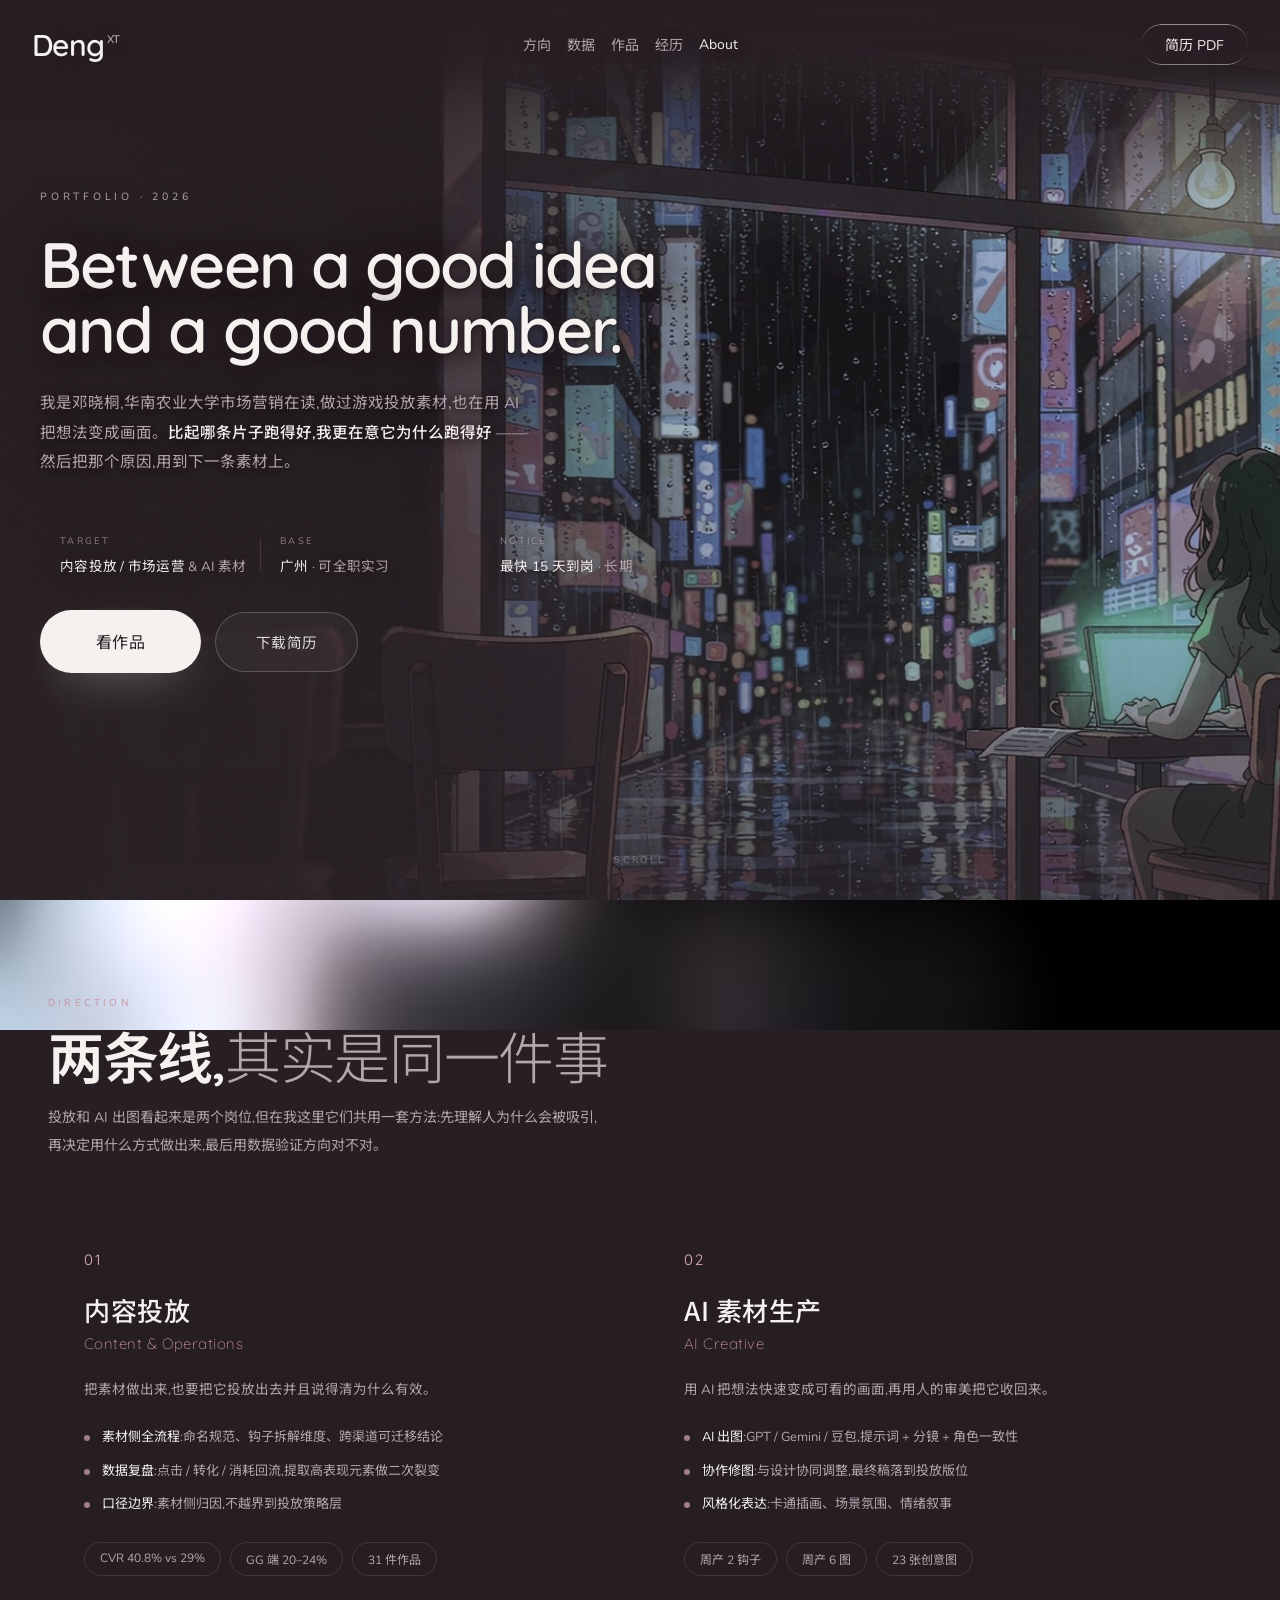
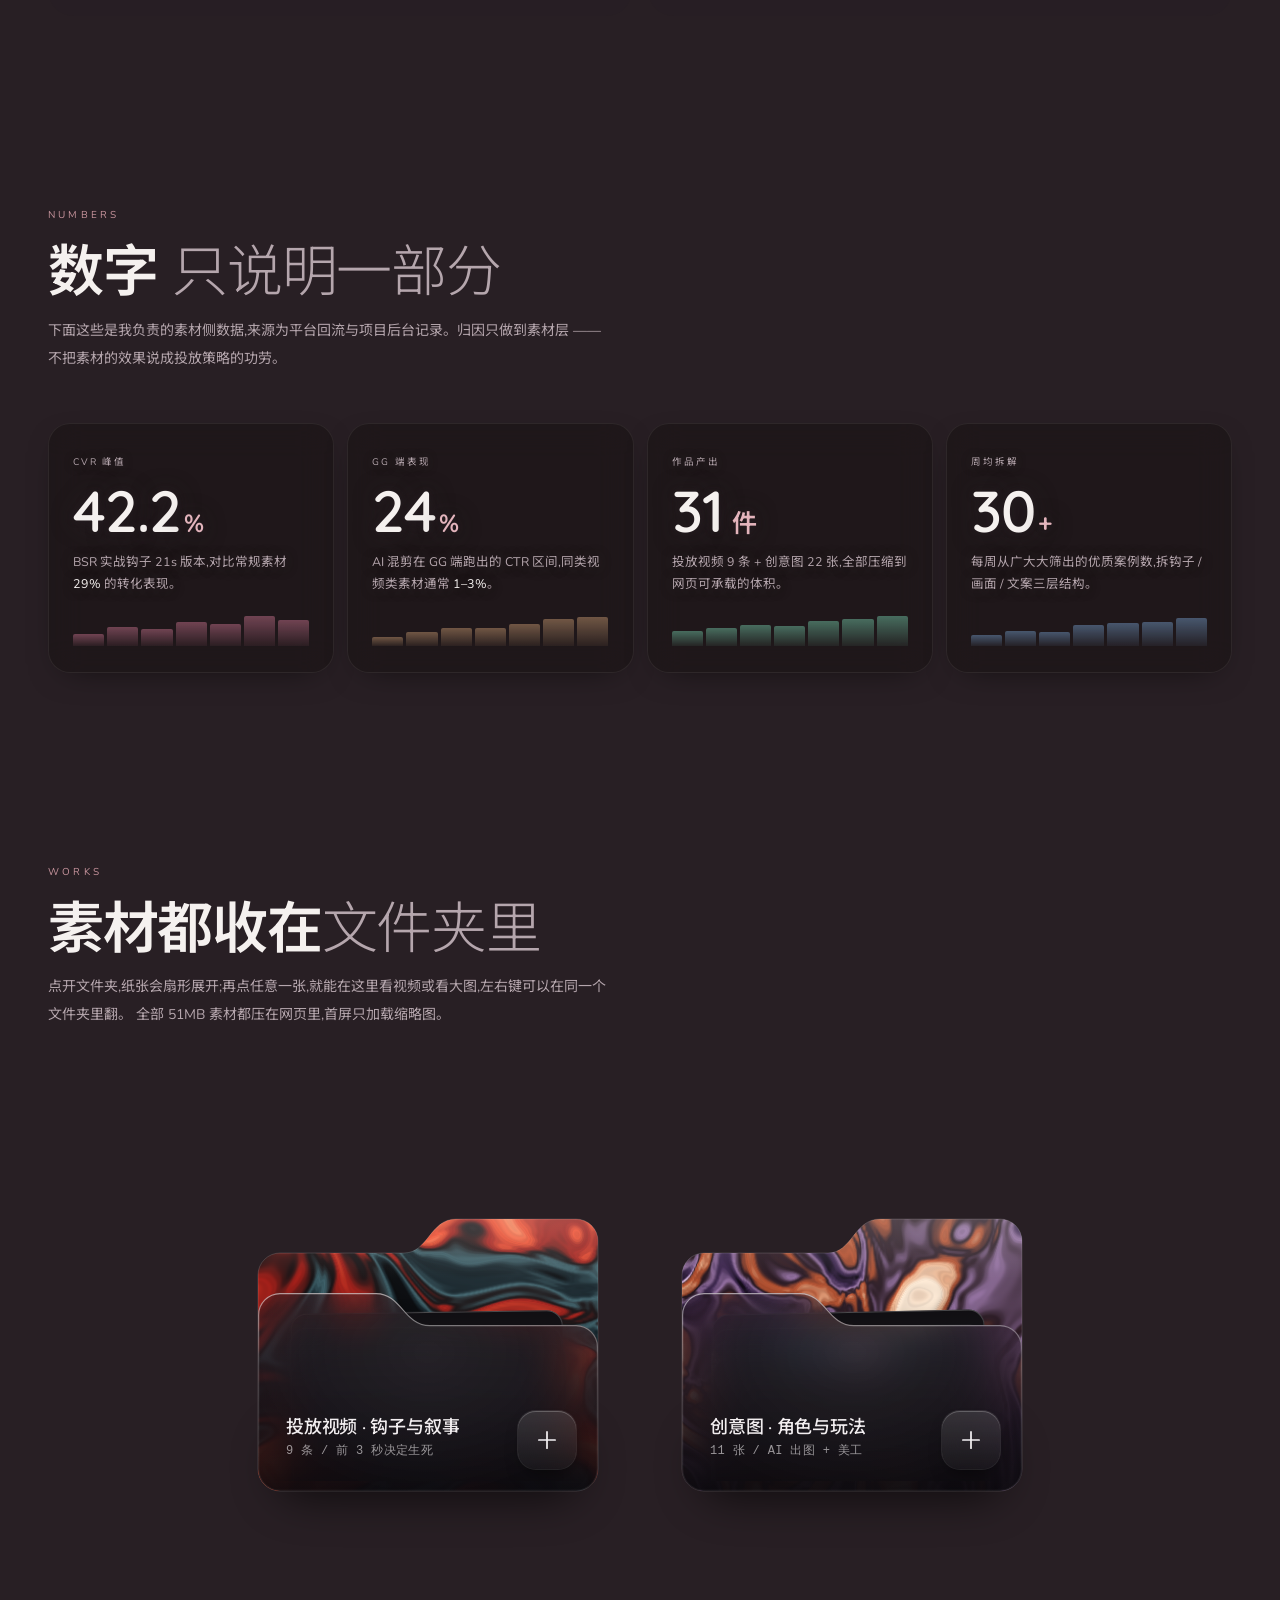
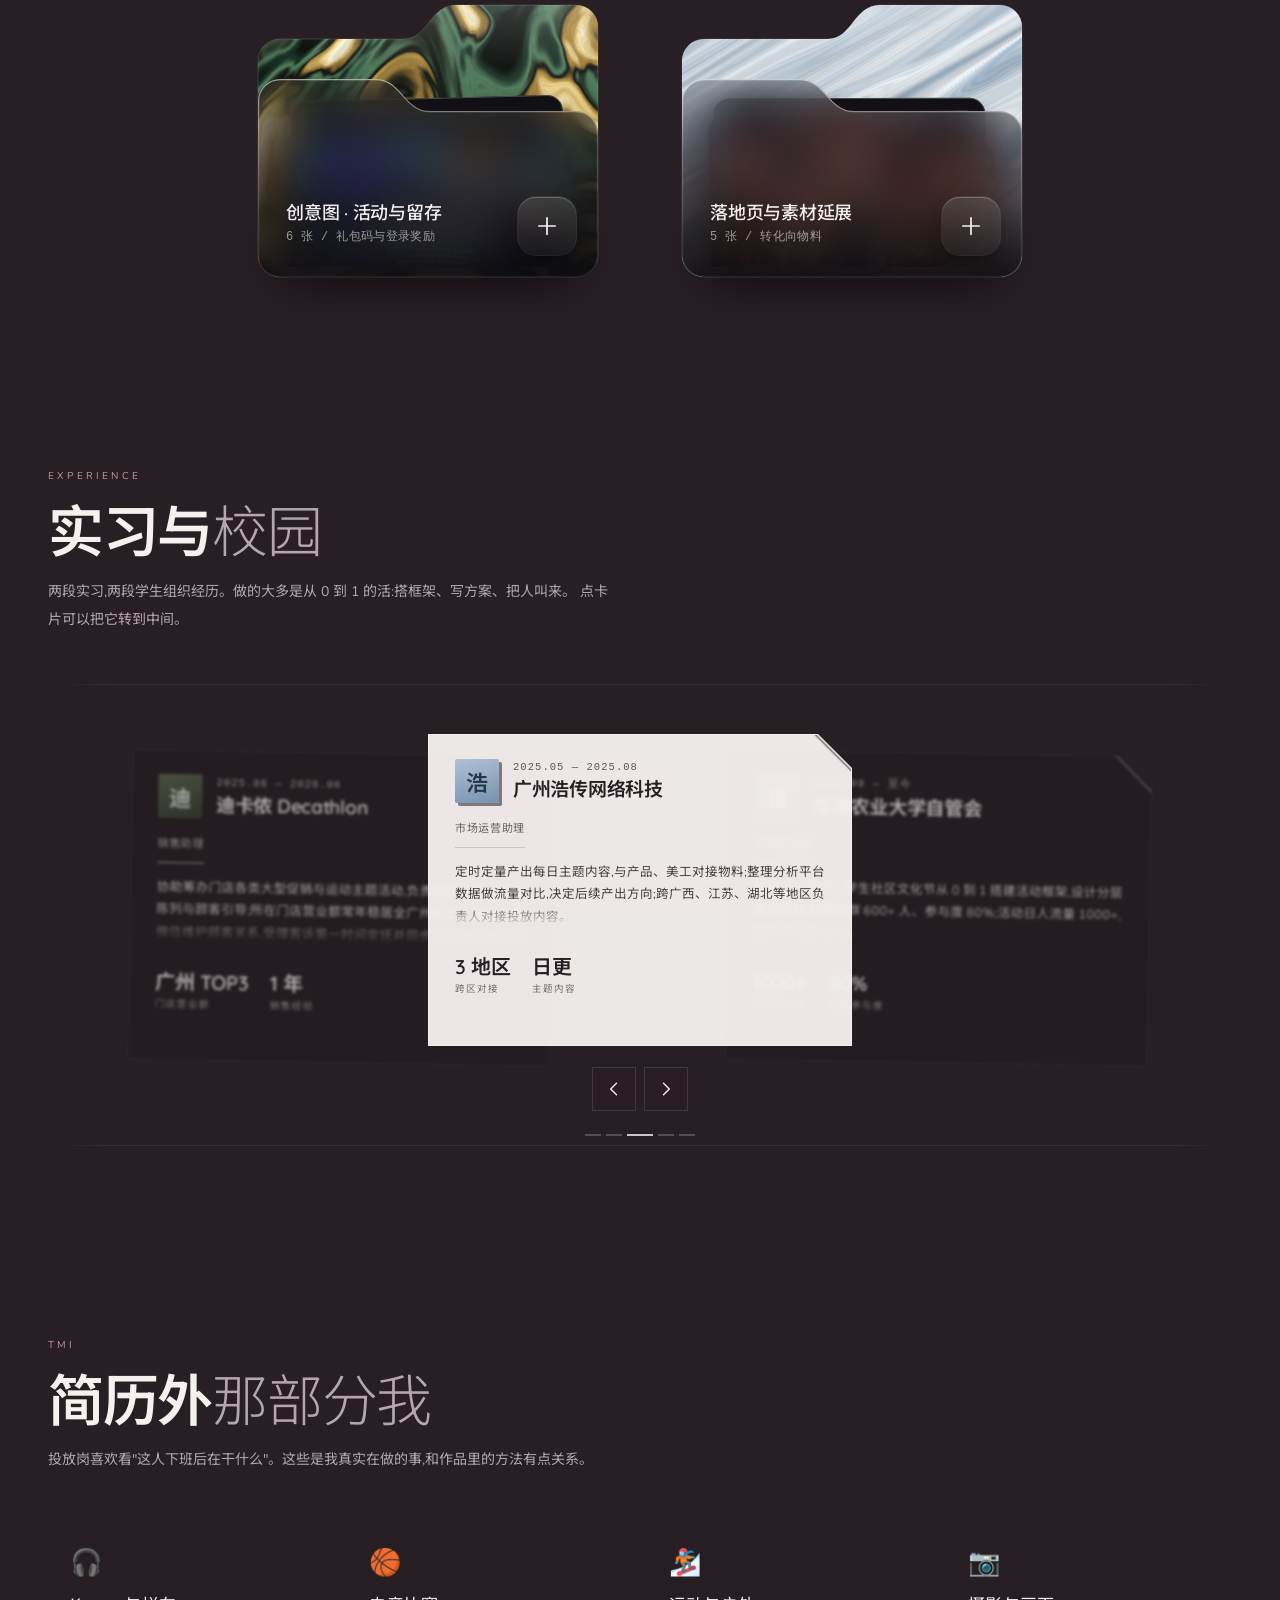
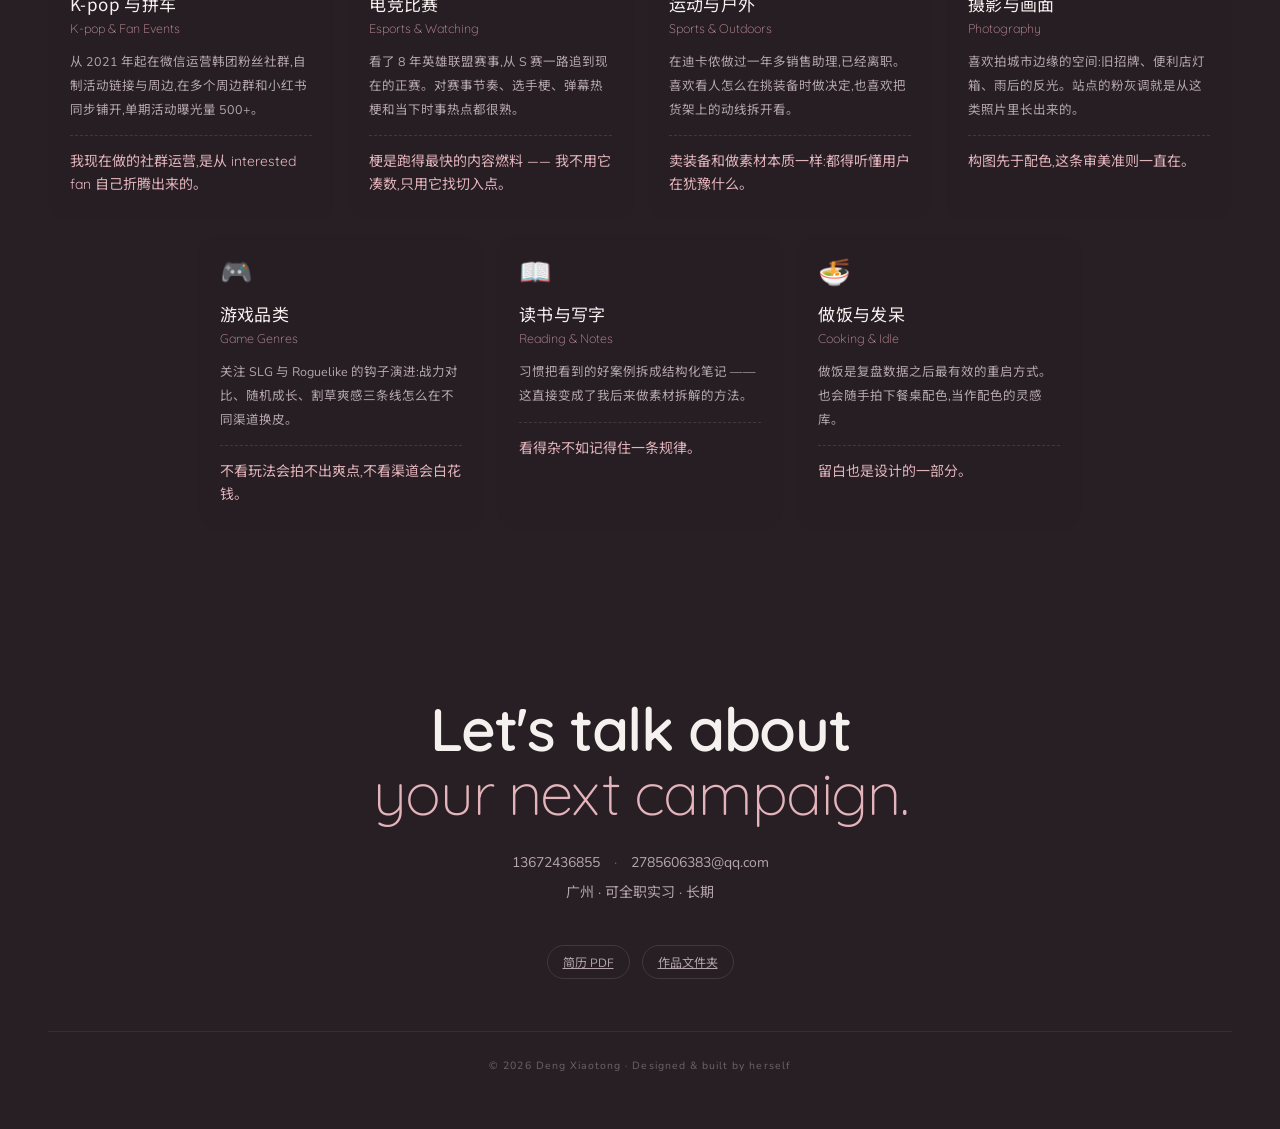
<file: index.html>
<!DOCTYPE html>
<html lang="zh-CN">
<head>
<meta charset="UTF-8">
<meta name="viewport" content="width=device-width, initial-scale=1.0">
<meta name="theme-color" content="#241f26">
<!-- SEO / 分享卡片。GitHub Pages 是静态托管,没有服务端能注入 og:image,
     所以这里只用站点自身的首屏图当封面。 -->
<meta name="description" content="邓晓桐的个人作品集:投放视频、创意图与落地页素材,以及内容投放与 AI 素材生产两个方向的实践记录。">
<meta name="author" content="邓晓桐">
<meta property="og:type" content="website">
<meta property="og:title" content="Deng Xiaotong · Content &amp; AI Creative">
<meta property="og:description" content="投放视频、创意图与落地页素材,以及内容投放与 AI 素材生产两个方向的实践记录。">
<meta property="og:image" content="assets/hero.jpg">
<meta property="og:locale" content="zh_CN">
<meta name="twitter:card" content="summary_large_image">
<title>Deng Xiaotong · Content &amp; AI Creative</title>
<link rel="icon" href="data:image/svg+xml,%3Csvg xmlns='http://www.w3.org/2000/svg' viewBox='0 0 32 32'%3E%3Crect width='32' height='32' rx='8' fill='%23241f26'/%3E%3Cpath d='M9 10h5.2c2.6 0 4.1 1.4 4.1 3.6 0 1.5-.7 2.5-1.9 3l3 5.4h-3.1l-2.6-4.8h-1.9v4.8H9z' fill='%23f2eef0'/%3E%3Ccircle cx='23' cy='21' r='2' fill='%23d98a9a'/%3E%3C/svg%3E">
<link rel="preconnect" href="https://fonts.googleapis.com">
<link rel="preconnect" href="https://fonts.gstatic.com" crossorigin>
<link rel="preload" as="image" href="assets/hero.jpg">
<link href="https://fonts.googleapis.com/css2?family=Quicksand:wght@400;500;600;700&family=Nunito:wght@400;500;600&family=Noto+Sans+SC:wght@300;400;500;700&display=swap" rel="stylesheet">
<!-- 移植组件样式:玻璃文件夹 + 聚光卡片 + 错落卡片阵 -->
<link rel="stylesheet" href="glass-folder.css?v=2">
<link rel="stylesheet" href="spotlight-card.css?v=3">
<link rel="stylesheet" href="stagger-testimonials.css?v=10">
</head>
<body>

<style>
:root{
  /* 粉灰冷调,取自咖啡厅背景 */
  --background:330 12% 14%;
  --foreground:20 24% 95%;
  --muted-foreground:330 9% 68%;
  --primary:20 24% 95%;--primary-foreground:330 12% 14%;
  --border:330 10% 24%;
  --bg:hsl(var(--background));
  --fg:hsl(var(--foreground));
  --muted:hsl(var(--muted-foreground));
  --line:hsl(var(--border)/1);
  --line-2:rgba(255,255,255,.07);
  --glass:rgba(255,255,255,.04);
  --pink:#E3B4BC;--pink-soft:#C9959E;--emerald:#8FC4AC;
  /* 字体:整套换成圆润系。
     原来是 Instrument Serif(高对比尖锐衬线)+ Noto Serif SC(三角衬线),
     两者笔画都是"平直+尖角",叠在一起就是用户说的扁平。
     现在:
       --display / --serif → Quicksand,几何圆形字母,数字尤其好看
       --sans             → Nunito,饱满圆润,正文英文可读性更好
       --zh               → Noto Sans SC,黑体替代尖锐的宋体衬线
     三者后面都挂了中文 fallback,中英混排时中文自动落到 Noto Sans SC。 */
  --display:'Quicksand','Noto Sans SC',sans-serif;
  --serif:'Quicksand','Noto Sans SC',sans-serif;
  --sans:'Nunito','Noto Sans SC',sans-serif;
  --zh:'Noto Sans SC','Quicksand',sans-serif;
}
*{margin:0;padding:0;box-sizing:border-box}
html{scroll-behavior:smooth}
/* 固定导航会盖住锚点目标,给所有板块留出导航高度 */
.sec{scroll-margin-top:72px}
body{
  background:var(--bg);color:var(--fg);
  font-family:var(--sans);font-weight:400;
  -webkit-font-smoothing:antialiased;overflow-x:hidden;
}
::selection{background:hsl(var(--foreground));color:hsl(var(--background))}
::-webkit-scrollbar{width:9px}
::-webkit-scrollbar-track{background:hsl(var(--background))}
::-webkit-scrollbar-thumb{background:hsl(var(--border)/1);border-radius:5px}
::-webkit-scrollbar-thumb:hover{background:var(--pink-soft)}

/* ── 背景 ── */
/* 背景贯穿整个页面:固定在视口,滚动时视频持续播放,不会被板块切断 */
.bg{position:fixed;inset:0;z-index:0;overflow:hidden;pointer-events:none}
/* 整页压暗层:极薄一层,让 hero 的霓虹不至于过亮抢文字。
   只用纯色不用 backdrop-filter —— backdrop-filter 采样的是它下方的
   一切内容,z-index 管不了采样范围,hero 里的霓虹和人物必被糊掉。 */
.veil{position:fixed;inset:0;z-index:5;pointer-events:none;
  background:hsl(var(--background)/.18)}
.bg img{position:absolute;inset:0;width:100%;height:100%;object-fit:cover;object-position:52% 50%}
/* 左侧文字区压暗:墙面本身偏亮,不给文字让位就读不清。
   刻意做到人物所在侧几乎不压,避免人物被削。 */
.bg__side{position:absolute;inset:0;z-index:2;pointer-events:none;
  background:linear-gradient(92deg,
    hsl(var(--background)/.88) 0%,
    hsl(var(--background)/.80) 24%,
    hsl(var(--background)/.58) 38%,
    hsl(var(--background)/.22) 50%,
    hsl(var(--background)/0) 62%)}

/* 顶部压暗:给固定导航让位 */
.bg::before{
  content:'';position:absolute;left:0;right:0;top:0;height:22%;z-index:4;
  pointer-events:none;
  background:linear-gradient(180deg,
    hsl(var(--background)/.90) 0%,
    hsl(var(--background)/.45) 48%,
    hsl(var(--background)/0) 100%);
}
.bg::after{
  content:'';position:absolute;inset:0;z-index:2;pointer-events:none;
  background:linear-gradient(180deg,
    hsl(var(--background)/.40) 0%,
    hsl(var(--background)/.12) 30%,
    hsl(var(--background)/0) 50%,
    hsl(var(--background)/.22) 76%,
    hsl(var(--background)/.58) 100%);
}
.bg-grain{position:absolute;inset:0;opacity:.05;z-index:3;pointer-events:none;
  background-image:url("data:image/svg+xml,%3Csvg xmlns='http://www.w3.org/2000/svg' width='120' height='120'%3E%3Cfilter id='n'%3E%3CfeTurbulence type='fractalNoise' baseFrequency='.85' numOctaves='3'/%3E%3C/filter%3E%3Crect width='100%25' height='100%25' filter='url(%23n)'/%3E%3C/svg%3E");
  animation:grainShift 1.2s steps(3) infinite}
@keyframes grainShift{
  0%{transform:translate(0,0)}33%{transform:translate(-2px,1px)}66%{transform:translate(1px,-2px)}100%{transform:translate(0,0)}
}

/* ── 液态玻璃 ──
   prompt 原值 rgba(255,255,255,.01) 在星空上完全不可见,
   这里把底色与模糊都提上来,保证按钮在亮部视频上仍有边界。 */
.liquid-glass{position:relative;overflow:hidden;
  background:hsl(var(--background)/.34);
  backdrop-filter:blur(14px) saturate(1.3);-webkit-backdrop-filter:blur(14px) saturate(1.3);
  box-shadow:inset 0 1px 1px rgba(255,255,255,.14),0 10px 34px -18px rgba(0,0,0,.7);border:none}
.liquid-glass::before{
  content:'';position:absolute;inset:0;border-radius:inherit;padding:1.4px;
  background:linear-gradient(180deg,rgba(255,255,255,.45) 0%,rgba(255,255,255,.15) 20%,rgba(255,255,255,0) 40%,rgba(255,255,255,0) 60%,rgba(255,255,255,.15) 80%,rgba(255,255,255,.45) 100%);
  -webkit-mask:linear-gradient(#fff 0 0) content-box,linear-gradient(#fff 0 0);
  -webkit-mask-composite:xor;mask-composite:exclude;pointer-events:none;z-index:2}
.glass-dark{background:hsl(var(--background)/.72)}

/* ── NAV ── 极简:透明悬浮,不做胶囊底座 */
/* 导航压顶在亮招牌上,加一层自上而下的暗色底衬保证可读 */
nav{position:fixed;top:0;left:0;right:0;z-index:60;padding:24px 0}
nav::before{content:'';position:absolute;left:0;right:0;top:0;height:118px;z-index:0;
  pointer-events:none;
  background:linear-gradient(180deg,
    hsl(var(--background)/.93) 0%,
    hsl(var(--background)/.86) 38%,
    hsl(var(--background)/.55) 62%,
    hsl(var(--background)/.16) 82%,
    transparent 100%)}
.nav-in{position:relative;z-index:1;
  max-width:1280px;margin:0 auto;padding:0 32px;
  display:flex;align-items:center;justify-content:space-between;gap:18px}
.logo{font-family:var(--display);font-size:30px;font-weight:600;color:var(--fg);
  text-decoration:none;letter-spacing:-.02em;line-height:1;display:flex;align-items:flex-start;
  text-shadow:0 2px 16px hsl(var(--background)/.95)}
.logo sup{font-size:11px;color:var(--muted);margin-top:4px;margin-left:2px;font-family:var(--sans)}
.nav-links{display:flex;align-items:center;gap:8px}
.nav-links a{font-size:14px;font-weight:400;color:var(--muted);text-decoration:none;padding:6px 4px;
  transition:color .3s;text-shadow:0 1px 12px hsl(var(--background)/.95)}
.nav-links a:hover,.nav-links a.on{color:var(--fg)}
.nav-cta{font-size:14px;font-weight:400;color:var(--fg);text-decoration:none;border-radius:999px;
  padding:10px 24px;white-space:nowrap;transition:transform .3s}
.nav-cta:hover{transform:scale(1.03)}
@media(max-width:920px){.nav-links a:not(.on){display:none}}
@media(max-width:640px){.nav-in{padding:0 20px}.nav-links{display:none}}

/* ── HERO ── 居中、垂直居中、video 提供全部纵深 */
/* hero 必须在 veil 之上:veil 是全页固定的柔化层,
   若 hero 在其下,霓虹和人物会被糊掉,而它们正是首屏的主角 */
.hero{position:relative;z-index:12;min-height:100vh;
  /* hero 在 veil 之上且自身不加半透明底,保持首屏画面完全清晰 */
  display:flex;flex-direction:column;align-items:flex-start;justify-content:center;
  text-align:left;padding:112px 40px 150px}
.hero-in{position:relative;z-index:13;max-width:1200px;margin:0 auto;width:100%;
  display:flex;flex-direction:column;align-items:flex-start}
.kicker{font-size:10.5px;letter-spacing:.36em;text-transform:uppercase;
  color:var(--muted);margin-bottom:28px;text-shadow:0 1px 14px hsl(var(--background)/.9)}
h1{font-family:var(--display);font-weight:600;
  font-size:clamp(32px,5vw,72px);
  line-height:1.02;letter-spacing:-1.9px;max-width:none;
  white-space:nowrap;
  text-shadow:
    0 0 44px hsl(var(--background)/.98),
    0 0 26px hsl(var(--background)/.95),
    0 2px 10px hsl(var(--background)/.92),
    0 1px 3px hsl(var(--background)/.9)}
/* prompt:em 不倾斜,只用颜色做对比 */
h1 em{font-style:normal;color:hsl(var(--foreground)/.78)}
.hero-sub{font-family:var(--sans);font-weight:400;
  font-size:15.5px;line-height:1.9;color:var(--muted);max-width:490px;
  margin-top:26px;text-wrap:pretty;
  text-shadow:0 0 20px hsl(var(--background)/.98),0 1px 8px hsl(var(--background)/.92)}
.hero-sub b{font-weight:500;color:var(--fg)}
/* 身份小条:居中排布。nowrap 防止"素材运营""15 天内到岗"被折行 */
.hero-meta{display:flex;flex-wrap:wrap;justify-content:flex-start;gap:0;margin-top:36px;
  padding-top:22px;max-width:660px}
.hero-meta dt{margin-bottom:8px;text-shadow:0 1px 12px hsl(var(--background)/.9)}
.hero-meta div{flex:1;min-width:190px;position:relative;padding:0 20px}
.hero-meta div + div::before{content:'';position:absolute;left:0;top:12%;height:76%;width:1px;
  background:var(--line)}
.hero-meta dt{font-size:9.5px;letter-spacing:.24em;text-transform:uppercase;
  color:var(--muted);opacity:.72;margin-bottom:8px}
.hero-meta dd{font-size:13.5px;color:var(--fg);letter-spacing:.02em;white-space:nowrap;text-shadow:0 1px 14px hsl(var(--background)/.95)}
.hero-meta dd em{font-style:normal;color:var(--muted)}
.hero-actions{display:flex;gap:14px;align-items:center;justify-content:flex-start;margin-top:34px;flex-wrap:wrap}
/* 原本这里并排放证件照,现在不放了。
   求职作品集在首屏摆证件照会立刻把它降格成"简历"—— 招聘方点开是想看
   素材,不是想核对长相。meta 三栏自然撑开即可,不需要并排容器。 */
.hero-row{width:100%;max-width:660px}
.btn{font-size:16px;text-decoration:none;border-radius:999px;padding:19px 56px;
  transition:transform .35s cubic-bezier(.2,.8,.2,1);display:inline-block;letter-spacing:.02em}
/* 主 CTA:实心白,提供明确的视觉落点(prompt 的 primary/primary-foreground) */
.btn-main{color:hsl(var(--primary-foreground));background:hsl(var(--primary));
  box-shadow:0 16px 48px -22px rgba(255,255,255,.55)}
/* 次级按钮:描边而非实心。主 CTA 只能有一个视觉落点,
   两个实心按钮并排会把视线钉在按钮区,反而看不出层级 */
.btn-ghost{color:hsl(var(--foreground)/.9);border:1.5px solid hsl(var(--foreground)/.22);
  padding:18px 40px;font-size:14.5px;background:hsl(var(--foreground)/.04)}
.btn-ghost:hover{border-color:hsl(var(--foreground)/.45);background:hsl(var(--foreground)/.08)}
.btn-main:hover{transform:scale(1.03)}
.btn-line{font-size:14px;padding:10px 24px;color:var(--fg)}
.btn-line:hover{transform:scale(1.03)}
.scroll-hint{position:absolute;z-index:13;bottom:34px;left:50%;transform:translateX(-50%);
  font-size:9.5px;letter-spacing:.3em;text-transform:uppercase;color:var(--muted);
  display:flex;flex-direction:column;align-items:center;gap:10px;opacity:.55}
.scroll-hint span{display:block;width:1px;height:40px;background:linear-gradient(180deg,var(--line),transparent)}

/* ── 通用 ── */
.wrap{max-width:1240px;margin:0 auto;padding:0 28px;position:relative}
/* 板块底色半透明:背景视频贯穿全页,内容区需要一层薄纱才能读清。
   刻意不在这里做 backdrop-filter —— 相邻板块各自模糊会叠加不均,产生可见断层。
   统一模糊由 body::before 一层完成。 */
/* 板块底:深色不透明底 + 极淡霓虹纹理。
   纹理是静态的(从视频抽帧后重度模糊),不干扰文字,
   但让"背景还活着"的感觉在滚动中延续下去,不出现生硬的切割感。 */
.sec{padding:96px 0;position:relative;z-index:11;
  background:
    linear-gradient(hsl(var(--background)/.74),hsl(var(--background)/.88)),
    url("assets/neon-texture.jpg") center/cover no-repeat;
  background-blend-mode:normal,normal;
  background-attachment:fixed}
.sec-tag{font-size:10px;letter-spacing:.32em;text-transform:uppercase;color:var(--pink-soft);margin-bottom:18px}
.sec-title{font-family:var(--serif);font-size:clamp(30px,4.6vw,56px);font-weight:600;
  line-height:1.08;letter-spacing:-1.3px;margin-bottom:16px}
.sec-title em{font-weight:300;color:var(--muted);font-style:normal}
.sec-desc{font-size:14px;line-height:2;color:var(--muted);max-width:560px;margin-bottom:50px}
/* 有背景贯穿后,分隔线会形成硬边,改用留白分隔 */
.divider{height:1px;background:transparent;margin:0}
.zh-title{font-family:var(--zh);font-weight:400}

/* ── 方向双卡 ── */
.roles{display:grid;grid-template-columns:1fr 1fr;gap:16px}
@media(max-width:860px){.roles{grid-template-columns:1fr}}
.role{border-radius:26px;padding:40px 36px;transition:transform .45s cubic-bezier(.2,.8,.2,1)}
.role:hover{transform:translateY(-8px)}
.role-idx{font-family:var(--serif);font-size:15px;color:var(--pink);letter-spacing:.1em;margin-bottom:22px}
.role h3{font-family:var(--zh);font-weight:500;font-size:26px;margin-bottom:6px;letter-spacing:.5px}
.role .en{font-family:var(--serif);font-weight:300;font-size:15px;color:var(--pink-soft);margin-bottom:24px;letter-spacing:.03em}
.role p{font-size:13.5px;line-height:1.95;color:var(--muted);margin-bottom:22px}
.role-list{display:flex;flex-direction:column;gap:11px;margin-bottom:26px}
.role-list li{list-style:none;font-size:13px;color:var(--muted);line-height:1.75;
  padding-left:18px;position:relative}
.role-list li::before{content:'';position:absolute;left:0;top:9px;width:6px;height:6px;
  border-radius:50%;background:var(--pink);opacity:.65}
.role-list li b{color:var(--fg);font-weight:400}
.role-foot{display:flex;flex-wrap:wrap;gap:9px}

/* ── 数据 ── */
.stats{display:grid;grid-template-columns:repeat(4,1fr);gap:13px}
@media(max-width:920px){.stats{grid-template-columns:repeat(2,1fr)}}
.stat{border-radius:22px;padding:30px 24px 26px;
  transition:transform .4s cubic-bezier(.2,.8,.2,1),box-shadow .4s cubic-bezier(.2,.8,.2,1)}
.stat:hover{transform:translateY(-7px)}
.stat:focus-visible{outline:2px solid var(--pink);outline-offset:3px}
.stat-lbl{font-size:9.5px;letter-spacing:.22em;text-transform:uppercase;color:var(--muted);margin-bottom:15px;
  text-shadow:0 1px 10px hsl(var(--background)/.85)}
.stat-num{font-family:var(--serif);font-size:58px;line-height:.95;letter-spacing:-1px;font-weight:600;
  /* 数字是这一区唯一的强对比锚点,给一点投影把底纹推开 */
  text-shadow:0 2px 22px hsl(var(--background)/.9),0 0 6px hsl(var(--background)/.7)}
.stat-num i{font-style:normal;font-size:25px;color:var(--pink);margin-left:3px}
.stat-desc{font-size:12.5px;line-height:1.8;color:var(--muted);margin-top:13px;
  text-shadow:0 1px 12px hsl(var(--background)/.85)}
.stat-desc b{color:var(--fg);font-weight:400}

/* ── 时间线 ── */
.tl{display:flex;flex-direction:column}
.tl-item{display:grid;grid-template-columns:150px 1fr;gap:26px;padding:26px 0;
  border-top:1px solid var(--line-2);transition:.3s}
.tl-item:hover{border-top-color:var(--line)}
.tl-item:first-child{border-top:none}
@media(max-width:760px){.tl-item{grid-template-columns:1fr;gap:10px}}
.tl-when{font-family:var(--serif);font-size:16px;color:var(--pink);letter-spacing:.04em;padding-top:3px}
.tl-what h4{font-family:var(--zh);font-weight:400;font-size:21px;margin-bottom:4px;letter-spacing:.4px}
.tl-what .role{font-size:11.5px;color:var(--pink-soft);letter-spacing:.04em;margin-bottom:12px}
.tl-what p{font-size:13.5px;line-height:1.95;color:var(--muted);max-width:640px}
.tl-what .num{color:var(--fg);font-weight:400}

/* ── 作品 ── */
.works-grid{display:grid;grid-template-columns:repeat(3,1fr);gap:16px}
@media(max-width:960px){.works-grid{grid-template-columns:1fr 1fr}}
@media(max-width:600px){.works-grid{grid-template-columns:1fr}}
.work{text-decoration:none;color:inherit;display:block;border-radius:24px;padding:14px;
  transition:transform .45s cubic-bezier(.2,.8,.2,1)}
.work:hover{transform:translateY(-9px)}
.work-thumb{aspect-ratio:4/3;border-radius:16px;position:relative;overflow:hidden;
  background:linear-gradient(140deg,rgba(246,241,238,.08),rgba(246,241,238,.02));
  border:1px solid var(--line-2);display:flex;align-items:center;justify-content:center}
.work-thumb .no{position:absolute;top:14px;left:17px;font-family:var(--serif);
  font-size:29px;color:var(--pink);opacity:.48;line-height:1}
.work-thumb .ph{font-size:10.5px;color:var(--muted);letter-spacing:.14em;text-align:center;line-height:2}
.work h3{font-family:var(--zh);font-weight:500;font-size:19px;margin:18px 4px 8px;letter-spacing:.5px}
.work p{font-size:12.5px;color:var(--muted);line-height:1.85;margin:0 4px}
.work .tag{display:inline-block;margin:14px 4px 5px;font-size:10px;letter-spacing:.16em;
  color:var(--pink);border:1px solid rgba(224,169,174,.3);border-radius:999px;padding:4px 13px}

/* ── 校园 / TMI ── */
.two-col{display:grid;grid-template-columns:1fr 1fr;gap:16px}
@media(max-width:900px){.two-col{grid-template-columns:1fr}}
.card{border-radius:26px;padding:36px 32px}
.card-h{font-family:var(--zh);font-weight:500;font-size:22px;margin-bottom:6px;letter-spacing:.6px}
.card-en{font-family:var(--serif);font-weight:300;font-size:14px;color:var(--pink-soft);margin-bottom:26px}
.mini{display:flex;gap:14px;padding:17px 0;border-top:1px solid var(--line-2)}
.mini:first-of-type{border-top:none;padding-top:0}
.mini-b{flex:1}
.mini-b h5{font-family:var(--zh);font-weight:400;font-size:15.5px;margin-bottom:3px;letter-spacing:.3px}
.mini-b .sub{font-size:11.5px;color:var(--pink-soft);margin-bottom:9px;letter-spacing:.04em}
.mini-b p{font-size:12.5px;line-height:1.85;color:var(--muted)}
.mini-n{font-family:var(--serif);font-size:14px;color:var(--pink);min-width:64px;padding-top:2px;letter-spacing:.05em}
.pills{display:flex;flex-wrap:wrap;gap:8px}
.pill{font-size:12px;color:var(--muted);border:1px solid var(--line);border-radius:999px;padding:7px 15px;transition:.3s}
.pill:hover{border-color:rgba(224,169,174,.4);color:var(--pink)}

/* ── 技能网格 ── */
.skill-grid{display:grid;grid-template-columns:repeat(3,1fr);gap:13px}
@media(max-width:900px){.skill-grid{grid-template-columns:1fr 1fr}}
@media(max-width:600px){.skill-grid{grid-template-columns:1fr}}
.skill{border-radius:20px;padding:26px 22px;transition:transform .4s}
.skill:hover{transform:translateY(-6px)}
.skill h5{font-family:var(--serif);font-size:16px;color:var(--pink);margin-bottom:6px;letter-spacing:.05em}
.skill h6{font-family:var(--zh);font-weight:400;font-size:15px;margin-bottom:14px;letter-spacing:.4px}
.skill p{font-size:12.5px;line-height:1.85;color:var(--muted)}

/* ── TMI 拼贴 ── */
/* TMI 从 6 项涨到 7 项(加了电竞)。纯 4 列时最后一行只剩 3 张,
   右下角空一格看着像漏了一张。
   改成 8 列基准:每张跨 2 列 → 一行 4 张;第 5 张起点偏移 2 列,
   末行 3 张正好居中填满。 */
.tmi-grid{display:grid;grid-template-columns:repeat(8,1fr);gap:13px}
.tmi-grid > .tmi{grid-column:span 2}
.tmi-grid > .tmi:nth-child(5){grid-column:3 / span 2}
@media(max-width:980px){.tmi-grid{grid-template-columns:1fr 1fr}
  .tmi-grid > .tmi{grid-column:auto}
  .tmi-grid > .tmi:nth-child(5){grid-column:auto}}
@media(max-width:600px){.tmi-grid{grid-template-columns:1fr}}
.tmi{grid-column:span 2}
.tmi-grid > .tmi:nth-child(5){grid-column:2 / span 2}
@media(max-width:980px){.tmi-grid{grid-template-columns:1fr 1fr}
  .tmi-grid > .tmi{grid-column:auto}
  .tmi-grid > .tmi:nth-child(5){grid-column:auto}}
@media(max-width:600px){.tmi-grid{grid-template-columns:1fr}}
.tmi{border-radius:22px;padding:26px 22px;transition:transform .45s cubic-bezier(.2,.8,.2,1)}
.tmi:hover{transform:translateY(-7px) rotate(-.6deg)}
.tmi .emo{font-size:26px;margin-bottom:15px;display:block;line-height:1}
.tmi h5{font-family:var(--zh);font-weight:400;font-size:17px;margin-bottom:4px;letter-spacing:.4px}
.tmi .en{font-family:var(--serif);font-weight:300;font-size:12.5px;color:var(--pink-soft);margin-bottom:14px}
.tmi p{font-size:12.5px;line-height:1.9;color:var(--muted)}
.tmi .q{font-family:var(--serif);font-weight:400;font-size:14px;color:var(--pink);
  margin-top:14px;padding-top:14px;border-top:1px dashed var(--line);line-height:1.6}

/* ── FOOT ── */
footer{position:relative;z-index:10;text-align:center;padding:70px 0 56px}
.foot-title{font-family:var(--serif);font-size:clamp(32px,5vw,60px);font-weight:600;
  letter-spacing:-1.4px;line-height:1.06}
.foot-title em{font-weight:300;color:var(--pink);font-style:normal}
.foot-sub{font-size:14px;color:var(--muted);line-height:2.1;margin-top:24px}
/* 联系方式必须可点。招聘方看到一串纯文本邮箱,第一反应是"得手动复制"——
   少一次点击就少一次放弃。 */
.foot-link{color:var(--muted);text-decoration:none;border-bottom:1px solid transparent;
  transition:color .2s,border-color .2s}
.foot-link:hover{color:var(--fg);border-bottom-color:rgba(255,255,255,.32)}
.foot-link:focus-visible{outline:2px solid var(--pink);outline-offset:3px;border-radius:2px}
.foot-dot{margin:0 10px;opacity:.5}
.foot-links{display:flex;gap:12px;justify-content:center;margin-top:38px;flex-wrap:wrap}
.copy{font-size:10.5px;color:rgba(181,165,172,.5);letter-spacing:.1em;
  margin-top:52px;padding-top:26px;border-top:1px solid var(--line-2)}

/* ── 动效 ── */
@keyframes fadeRise{from{opacity:0;transform:translateY(26px)}to{opacity:1;transform:translateY(0)}}
.up{animation:fadeRise .95s cubic-bezier(.16,1,.3,1) both}
.u1{animation:fadeRise .95s cubic-bezier(.16,1,.3,1) .1s both}
.u2{animation:fadeRise .95s cubic-bezier(.16,1,.3,1) .2s both}
.u3{animation:fadeRise .95s cubic-bezier(.16,1,.3,1) .3s both}
@keyframes scrollLine{0%{transform:scaleY(0);transform-origin:top}50%{transform:scaleY(1);transform-origin:top}51%{transform-origin:bottom}100%{transform:scaleY(0);transform-origin:bottom}}
.scroll-hint span{animation:scrollLine 2.4s ease-in-out infinite}
.reveal{opacity:0;transform:translateY(30px);transition:opacity .85s cubic-bezier(.16,1,.3,1),transform .85s cubic-bezier(.16,1,.3,1)}
.reveal.in{opacity:1;transform:translateY(0)}
/* ── 移动端:必须放在所有桌面规则之后,否则会被覆盖 ── */
/* 移动端:100vh 装不下 210px 底部留白,必须重置,否则内容被挤出视口 */
@media(max-width:768px){
  .hero{min-height:auto;padding:104px 20px 96px}
  h1{font-size:clamp(30px,8.6vw,50px);letter-spacing:-1.2px;
     white-space:normal;text-shadow:
       0 0 30px hsl(var(--background)/.98),
       0 0 16px hsl(var(--background)/.95),
       0 1px 6px hsl(var(--background)/.9)}
  /* 竖屏 cover 会把画面放大到人物被裁,压暗改为整幅均匀铺,
     否则文字直接压在米色衬衫上,完全读不出来 */
  /* 竖屏下取最左侧暗墙:那里没有霓虹,文字才压得住 */
  /* 竖屏取 26%:窗户外缘与霓虹进入画面下半,上半仍有暗墙压住文字 */
  .bg img{object-position:26% 50%}
  .bg__side{background:linear-gradient(180deg,
    hsl(var(--background)/.72) 0%,
    hsl(var(--background)/.62) 40%,
    hsl(var(--background)/.68) 72%,
    hsl(var(--background)/.82) 100%)}
  .hero-sub{font-size:15px;line-height:1.8;max-width:100%}
  .hero-meta{flex-direction:column;align-items:flex-start;gap:16px;max-width:100%;margin-top:30px;padding-top:0}
  .hero-meta div{min-width:0;padding:0 0 4px}
  .hero-meta div + div::before{display:none}
  .hero-meta dd{white-space:normal}
  .hero-actions{margin-top:32px}
  .scroll-hint{display:none}
}

@media(prefers-reduced-motion:reduce){*{animation:none!important}.reveal{opacity:1;transform:none}}

/* ════════════════════════════════════════════════════════════
   作品册 · Glass Folder 布局
   文件夹本身在玻璃上方有 54px 的 headroom(纸张升起的空间),
   所以外层格子必须留出这段高度,否则展开的纸张会被上一行裁掉
   ════════════════════════════════════════════════════════════ */
/* 4 个文件夹固定 2×2。之前是 flex-wrap,宽度由组件内容决定,
   1440 宽下能塞 3 个 → 排成 3+1,右下角孤零零一个很难看。
   2×2 是唯一对称解:两行两列,视线沿中轴对分。 */
.folders{
  display:grid;grid-template-columns:repeat(2,340px);
  justify-content:center;gap:60px 84px;
  margin-top:66px;
  /* 展开时纸张会向上伸出约 96px,给整行留出这个空间 */
  padding-top:70px;
}
.folders--sub{margin-top:0}
.folder-cell{position:relative;width:100%}
.folder-cell + .folder-cell{margin-left:0}

/* 窄屏:单列居中,纸张扇形幅度收窄以免出血 */
@media(max-width:900px){
  .folders{grid-template-columns:340px;gap:56px 0;padding-top:76px}
  .folders--sub{margin-top:0}
}
@media(max-width:560px){
  .folders{grid-template-columns:minmax(0,1fr);gap:58px 0;padding-top:72px}
  .gf{--spread-multi:0}
}

/* ════════════════════════════════════════════════════════════
   数据卡 · 聚光边框 + 迷你趋势条
   ════════════════════════════════════════════════════════════ */
.stat{position:relative;isolation:isolate;overflow:hidden}
.stat-lbl,.stat-num,.stat-desc,.stat-spark{position:relative;z-index:3}

/* sparkline:只表达形状,不标数值 —— 数值已在 stat-num 里给出,
   这里只是让「走势」有实体感,避免读成另一个数据源 */
.stat-spark{
  display:flex;align-items:flex-end;gap:3px;
  height:30px;margin-top:20px;
  opacity:.62;transition:opacity .45s cubic-bezier(.2,.8,.2,1);
}
.stat:hover .stat-spark{opacity:1}
.stat-spark i{
  flex:1;height:calc(var(--h) * 100%);
  min-height:2px;border-radius:2px 2px 0 0;
  background:linear-gradient(180deg,
    hsl(var(--base) calc(var(--saturation) * 1%) calc(var(--lightness) * 1%) / .75),
    hsl(var(--base) calc(var(--saturation) * 1%) calc(var(--lightness) * 1%) / .12));
  transform-origin:50% 100%;
  transition:transform .55s cubic-bezier(.34,1.36,.5,1);
}
.stat:hover .stat-spark i{transform:scaleY(1.06)}
.stat-spark i:nth-child(odd){animation:spark-rise 3.6s ease-in-out infinite}
.stat-spark i:nth-child(even){animation:spark-rise 4.4s ease-in-out infinite .5s}
@keyframes spark-rise{0%,100%{transform:scaleY(1)}50%{transform:scaleY(.82)}}
@media(prefers-reduced-motion:reduce){.stat-spark i{animation:none!important}}

/* ── 真实作品:视频卡 + 图卡 ──
   素材是 5 条 720p 视频和 9 张图,总重 23MB。这个区块的关键约束:
     · 视频一律不自动播。23MB 自动播等于一进页面就吃掉用户全部流量,
       首屏必须零加载 —— 用 poster(共 205KB)占位,点击才换 src
     · 23MB 素材不适合内联 <video src>,src 写在 data-src 上,
       由 JS 在点击时才注入。这是懒加载唯一可靠的做法 */
/* ── 素材弹窗:文件夹 → 缩略图 → 播放/看大图 ──
   视频 47MB。弹窗打开时才注入 src,关闭时 removeAttribute+load() 释放解码器 ——
   否则连续看 5 条之后,浏览器会同时持有 5 个 <video> 的解码缓冲,内存直接爆掉。 */
.pb{position:fixed;inset:0;z-index:200;display:none;
  background:hsl(var(--background)/.94);backdrop-filter:blur(22px);
  padding:4vh 4vw;overflow:auto}
.pb[aria-hidden="false"]{display:flex;flex-direction:column;align-items:center;
  justify-content:flex-start;gap:14px}
.pb-in{width:100%;max-width:940px;margin:0 auto}
/* 舞台:16/9 是视频的天然比例,图片用 contain 兜住竖图和方图 */
.pb-stage{width:100%;aspect-ratio:16/9;border-radius:18px;overflow:hidden;
  background:#0b0a0d;border:1px solid var(--line-2);
  position:relative;display:grid;place-items:center}
.pb-stage video{width:100%;height:100%;object-fit:contain;display:block}
.pb-stage img{max-width:100%;max-height:100%;object-fit:contain;display:block}
/* 缓冲提示。绝对定位压在视频上,不占布局 —— 出现/消失不会推动下方文字跳动。 */
.pb-tip{position:absolute;inset:0;z-index:5;display:grid;place-content:center;
  justify-items:center;gap:13px;padding:20px;text-align:center;
  background:rgba(11,10,13,.62);backdrop-filter:blur(3px);
  font-family:var(--sans);font-size:12.5px;line-height:1.85;color:var(--muted);
  letter-spacing:.03em}
.pb-spin{width:26px;height:26px;border-radius:50%;
  border:2px solid rgba(255,255,255,.16);border-top-color:var(--pink);
  animation:pbSpin .8s linear infinite}
@keyframes pbSpin{to{transform:rotate(360deg)}}
.pb-tip--err{background:rgba(11,10,13,.86)}
.pb-tip--err .pb-tip-tx{color:var(--fg)}
.pb-meta{margin-top:14px}
.pb-meta h4{font-family:var(--zh);font-weight:500;font-size:19px;letter-spacing:.3px}
.pb-meta p{font-family:var(--sans);font-size:12px;color:var(--muted);margin-top:5px;
  letter-spacing:.04em}
.pb-close{position:fixed;top:24px;right:28px;z-index:201;all:unset;cursor:pointer;
  width:44px;height:44px;border-radius:50%;display:grid;place-items:center;
  background:hsl(var(--foreground)/.1);border:1px solid var(--line-2);color:var(--fg);
  transition:background .3s var(--ease)}
.pb-close:hover{background:hsl(var(--foreground)/.22)}
.pb-close svg{width:19px;height:19px}
/* 缩略图条:在文件夹里点的是某一张,但弹窗里要能横向扫完整个文件夹。
   招聘方常会连着看同一条素材的横竖两版,这条路径最省事。 */
.pb-strip{display:flex;gap:8px;max-width:940px;margin:0 auto;width:100%;
  overflow-x:auto;padding:4px 2px 8px;scrollbar-width:thin}
.pb-strip button{flex:none;width:104px;height:64px;padding:0;border-radius:9px;
  overflow:hidden;cursor:pointer;border:1px solid var(--line-2);
  background:hsl(var(--foreground)/.04);opacity:.5;
  transition:opacity .3s var(--ease),border-color .3s var(--ease)}
.pb-strip button img{width:100%;height:100%;object-fit:cover;display:block}
.pb-strip button:hover{opacity:.85}
.pb-strip button[aria-current="true"]{opacity:1;border-color:var(--pink)}
.pb-nav{display:flex;gap:10px;align-items:center;justify-content:center}
.pb-nav button{all:unset;box-sizing:border-box;cursor:pointer;
  width:42px;height:42px;border-radius:50%;display:grid;place-items:center;
  background:hsl(var(--foreground)/.1);border:1px solid var(--line-2);color:var(--fg);
  transition:background .3s var(--ease)}
.pb-nav button:hover{background:hsl(var(--foreground)/.22)}
.pb-nav svg{width:18px;height:18px;stroke:currentColor;stroke-width:1.6;fill:none;
  stroke-linecap:round;stroke-linejoin:round}
.pb-idx{font-family:var(--serif);font-weight:600;font-size:13px;color:var(--muted);
  margin:0 8px;min-width:60px;text-align:center;letter-spacing:.08em}
@media(max-width:700px){
  .pb{padding:3vh 14px 24px}
  .pb-stage{aspect-ratio:4/3}
  .pb-strip button{width:76px;height:48px}
}
</style>

<div class="bg">
  <img src="assets/hero.jpg" alt="咖啡厅角落的插画场景" />
  <div class="bg__side"></div>
  <div class="bg-grain"></div>
</div>
<div class="veil"></div>

<nav>
  <div class="nav-in">
    <a class="logo" href="#top">Deng<sup>XT</sup></a>
    <div class="nav-links">
      <a href="#roles">方向</a>
      <a href="#data">数据</a>
      <a href="#works">作品</a>
      <a href="#exp">经历</a>
      <a href="#tmi">About</a>
    </div>
    <a class="nav-cta liquid-glass" href="assets/resume.pdf" download>简历 PDF</a>
  </div>
</nav>

<header class="hero" id="top">
  <div class="hero-in">
    <div class="kicker">Portfolio · 2026</div>
    <h1>Between a good idea<br />and a good number.</h1>
    <p class="hero-sub">
      我是邓晓桐,华南农业大学市场营销在读,做过游戏投放素材,也在用 AI 把想法变成画面。<b>比起哪条片子跑得好,我更在意它为什么跑得好</b> —— 然后把那个原因,用到下一条素材上。
    </p>

    <div class="hero-row">
      <div class="hero-row-main">
        <dl class="hero-meta">
          <div>
            <dt>Target</dt>
            <dd>内容投放 / 市场运营 <em>& AI 素材</em></dd>
          </div>
          <div>
            <dt>Base</dt>
            <dd>广州 <em>· 可全职实习</em></dd>
          </div>
          <div>
            <dt>Notice</dt>
            <dd>最快 15 天到岗 <em>· 长期</em></dd>
          </div>
        </dl>
        <div class="hero-actions">
          <a class="btn btn-main" href="#works">看作品</a>
          <a class="btn btn-ghost" href="assets/resume.pdf" download>下载简历</a>
        </div>
      </div>
    </div>
  </div>
  <div class="scroll-hint"><span></span>Scroll</div>
</header>

<main>

<!-- ── 方向 ── -->
<section class="sec sec--anchor" id="roles">
  <div class="wrap">
    <div class="sec-tag">Direction</div>
    <h2 class="sec-title">两条线,<em>其实是同一件事</em></h2>
    <p class="sec-desc">
      投放和 AI 出图看起来是两个岗位,但在我这里它们共用一套方法:先理解人为什么会被吸引,
      再决定用什么方式做出来,最后用数据验证方向对不对。
    </p>
    <div class="roles">
        <article class="role glass-dark reveal">
          <div class="role-idx">01</div>
          <h3>内容投放</h3>
          <div class="en">Content &amp; Operations</div>
          <p>把素材做出来,也要把它投放出去并且说得清为什么有效。</p>
          <ul class="role-list">
            <li><b>素材侧全流程</b>:命名规范、钩子拆解维度、跨渠道可迁移结论</li>
            <li><b>数据复盘</b>:点击 / 转化 / 消耗回流,提取高表现元素做二次裂变</li>
            <li><b>口径边界</b>:素材侧归因,不越界到投放策略层</li>
          </ul>
          <div class="role-foot">
            <span class="pill">CVR 40.8% vs 29%</span>
            <span class="pill">GG 端 20–24%</span>
            <span class="pill">31 件作品</span>
          </div>
        </article>
        <article class="role glass-dark reveal">
          <div class="role-idx">02</div>
          <h3>AI 素材生产</h3>
          <div class="en">AI Creative</div>
          <p>用 AI 把想法快速变成可看的画面,再用人的审美把它收回来。</p>
          <ul class="role-list">
            <li><b>AI 出图</b>:GPT / Gemini / 豆包,提示词 + 分镜 + 角色一致性</li>
            <li><b>协作修图</b>:与设计协同调整,最终稿落到投放版位</li>
            <li><b>风格化表达</b>:卡通插画、场景氛围、情绪叙事</li>
          </ul>
          <div class="role-foot">
            <span class="pill">周产 2 钩子</span>
            <span class="pill">周产 6 图</span>
            <span class="pill">23 张创意图</span>
          </div>
        </article>
    </div>
  </div>
</section>

<!-- ── 数据 ── -->
<section class="sec sec--anchor" id="data">
  <div class="wrap">
    <div class="sec-tag">Numbers</div>
    <h2 class="sec-title">数字 <em>只说明一部分</em></h2>
    <p class="sec-desc">
      下面这些是我负责的素材侧数据,来源为平台回流与项目后台记录。归因只做到素材层 ——
      不把素材的效果说成投放策略的功劳。
    </p>
    <div class="stats">
        <div class="stat glow reveal" data-spotlight style="--base:340">
          <div class="stat-lbl">CVR 峰值</div>
          <div class="stat-num">42.2<i>%</i></div>
          <div class="stat-desc">BSR 实战钩子 21s 版本,对比常规素材 <b>29%</b> 的转化表现。</div>
          <div class="stat-spark"><i style="--h:0.40"></i><i style="--h:0.62"></i><i style="--h:0.55"></i><i style="--h:0.80"></i><i style="--h:0.72"></i><i style="--h:1.00"></i><i style="--h:0.86"></i></div>
        </div>
        <div class="stat glow reveal" data-spotlight style="--base:28">
          <div class="stat-lbl">GG 端表现</div>
          <div class="stat-num">24<i>%</i></div>
          <div class="stat-desc">AI 混剪在 GG 端跑出的 CTR 区间,同类视频类素材通常 <b>1–3%</b>。</div>
          <div class="stat-spark"><i style="--h:0.30"></i><i style="--h:0.45"></i><i style="--h:0.60"></i><i style="--h:0.58"></i><i style="--h:0.72"></i><i style="--h:0.90"></i><i style="--h:0.95"></i></div>
        </div>
        <div class="stat glow reveal" data-spotlight style="--base:158">
          <div class="stat-lbl">作品产出</div>
          <div class="stat-num">31<i> 件</i></div>
          <div class="stat-desc">投放视频 9 条 + 创意图 22 张,全部压缩到网页可承载的体积。</div>
          <div class="stat-spark"><i style="--h:0.50"></i><i style="--h:0.60"></i><i style="--h:0.70"></i><i style="--h:0.66"></i><i style="--h:0.82"></i><i style="--h:0.90"></i><i style="--h:1.00"></i></div>
        </div>
        <div class="stat glow reveal" data-spotlight style="--base:212">
          <div class="stat-lbl">周均拆解</div>
          <div class="stat-num">30<i>+</i></div>
          <div class="stat-desc">每周从广大大筛出的优质案例数,拆钩子 / 画面 / 文案三层结构。</div>
          <div class="stat-spark"><i style="--h:0.35"></i><i style="--h:0.50"></i><i style="--h:0.45"></i><i style="--h:0.68"></i><i style="--h:0.75"></i><i style="--h:0.80"></i><i style="--h:0.92"></i></div>
        </div>
    </div>
  </div>
</section>

<!-- ── 作品 ── -->
<section class="sec sec--anchor" id="works">
  <div class="wrap">
    <div class="sec-tag">Works</div>
    <h2 class="sec-title">素材都收在<em>文件夹里</em></h2>
    <p class="sec-desc">
      点开文件夹,纸张会扇形展开;再点任意一张,就能在这里看视频或看大图,左右键可以在同一个文件夹里翻。
      全部 51MB 素材都压在网页里,首屏只加载缩略图。
    </p>
    <div class="folders">
        <div class="folder-cell reveal" data-folder="{&quot;label&quot;:&quot;投放视频 · 钩子与叙事&quot;,&quot;meta&quot;:&quot;9 条 / 前 3 秒决定生死&quot;,&quot;art&quot;:&quot;ember&quot;,&quot;seed&quot;:3,&quot;width&quot;:340,&quot;files&quot;:[{&quot;name&quot;:&quot;实战钩子 · BSR&quot;,&quot;meta&quot;:&quot;21s · CVR 42.2%&quot;,&quot;image&quot;:&quot;assets/works/hot_bsr_hook_21s.webp&quot;,&quot;media&quot;:&quot;video&quot;},{&quot;name&quot;:&quot;战力对比 · SW&quot;,&quot;meta&quot;:&quot;30s · 对比向&quot;,&quot;image&quot;:&quot;assets/works/hot_sw_power_cmp_30s.webp&quot;,&quot;media&quot;:&quot;video&quot;},{&quot;name&quot;:&quot;世界观叙事 · CSN&quot;,&quot;meta&quot;:&quot;25s · 留存向&quot;,&quot;image&quot;:&quot;assets/works/hot_v_csn_world2_25s.webp&quot;,&quot;media&quot;:&quot;video&quot;},{&quot;name&quot;:&quot;世界观开场 · CSN&quot;,&quot;meta&quot;:&quot;24s · 铺量版&quot;,&quot;image&quot;:&quot;assets/works/hot_v_csn_world_24s.webp&quot;,&quot;media&quot;:&quot;video&quot;},{&quot;name&quot;:&quot;旋转足球 · VG&quot;,&quot;meta&quot;:&quot;28s · 奇观驱动&quot;,&quot;image&quot;:&quot;assets/works/hot_vg_spin_ball_28s.webp&quot;,&quot;media&quot;:&quot;video&quot;},{&quot;name&quot;:&quot;刷怪对话 · SV&quot;,&quot;meta&quot;:&quot;28s · 竖屏剧情&quot;,&quot;image&quot;:&quot;assets/works/hot_sv_mob_dialog_28s.webp&quot;,&quot;media&quot;:&quot;video&quot;},{&quot;name&quot;:&quot;割草对话 · HT&quot;,&quot;meta&quot;:&quot;32s · 方形版位&quot;,&quot;image&quot;:&quot;assets/works/hot_ht_dialog_square_32s.webp&quot;,&quot;media&quot;:&quot;video&quot;},{&quot;name&quot;:&quot;8 秒短钩子 · WM&quot;,&quot;meta&quot;:&quot;8s · 高频测试&quot;,&quot;image&quot;:&quot;assets/works/wm_hook_8s.webp&quot;,&quot;media&quot;:&quot;video&quot;},{&quot;name&quot;:&quot;15 秒推进版 · WM&quot;,&quot;meta&quot;:&quot;15s · 对照组&quot;,&quot;image&quot;:&quot;assets/works/wm_rush_15s.webp&quot;,&quot;media&quot;:&quot;video&quot;}]}"></div>
        <div class="folder-cell reveal" data-folder="{&quot;label&quot;:&quot;创意图 · 角色与玩法&quot;,&quot;meta&quot;:&quot;11 张 / AI 出图 + 美工&quot;,&quot;art&quot;:&quot;dusk&quot;,&quot;seed&quot;:4,&quot;width&quot;:340,&quot;files&quot;:[{&quot;name&quot;:&quot;角色养成 · 升阶&quot;,&quot;meta&quot;:&quot;AI 出图 + 美工修&quot;,&quot;image&quot;:&quot;assets/works/hot_dc_char_upgrade.webp&quot;,&quot;media&quot;:&quot;image&quot;},{&quot;name&quot;:&quot;追逐玩法 · 冲刺&quot;,&quot;meta&quot;:&quot;动态感构图&quot;,&quot;image&quot;:&quot;assets/works/hot_eo_chase.webp&quot;,&quot;media&quot;:&quot;image&quot;},{&quot;name&quot;:&quot;技能释放 · 特写&quot;,&quot;meta&quot;:&quot;光效层次&quot;,&quot;image&quot;:&quot;assets/works/hot_eo_skill.webp&quot;,&quot;media&quot;:&quot;image&quot;},{&quot;name&quot;:&quot;角色立绘 · 展示&quot;,&quot;meta&quot;:&quot;信息流主视觉&quot;,&quot;image&quot;:&quot;assets/works/hot_ss_char_show.webp&quot;,&quot;media&quot;:&quot;image&quot;},{&quot;name&quot;:&quot;地球爆破 · 奇观&quot;,&quot;meta&quot;:&quot;大场面钩子&quot;,&quot;image&quot;:&quot;assets/works/hot_ss_earth_boom.webp&quot;,&quot;media&quot;:&quot;image&quot;},{&quot;name&quot;:&quot;直播感 · 界面&quot;,&quot;meta&quot;:&quot;实机截图向&quot;,&quot;image&quot;:&quot;assets/works/hot_ss_live.webp&quot;,&quot;media&quot;:&quot;image&quot;},{&quot;name&quot;:&quot;坐骑 · 养成向&quot;,&quot;meta&quot;:&quot;faction 视角&quot;,&quot;image&quot;:&quot;assets/works/hot_sv_mount_f.webp&quot;,&quot;media&quot;:&quot;image&quot;},{&quot;name&quot;:&quot;竖版 · 手机位&quot;,&quot;meta&quot;:&quot;竖屏版位适配&quot;,&quot;image&quot;:&quot;assets/works/hot_sw_phone_s.webp&quot;,&quot;media&quot;:&quot;image&quot;},{&quot;name&quot;:&quot;角色海报 · 主图&quot;,&quot;meta&quot;:&quot;自然流主视觉&quot;,&quot;image&quot;:&quot;assets/works/hot_tr_chara_poster.webp&quot;,&quot;media&quot;:&quot;image&quot;},{&quot;name&quot;:&quot;竖版 · UI 齐全&quot;,&quot;meta&quot;:&quot;界面完整度&quot;,&quot;image&quot;:&quot;assets/works/hot_tr_phone_ui.webp&quot;,&quot;media&quot;:&quot;image&quot;},{&quot;name&quot;:&quot;溜冰场 · 场景&quot;,&quot;meta&quot;:&quot;场景氛围&quot;,&quot;image&quot;:&quot;assets/works/wm_rink.webp&quot;,&quot;media&quot;:&quot;image&quot;}]}"></div>
        <div class="folder-cell reveal" data-folder="{&quot;label&quot;:&quot;创意图 · 活动与留存&quot;,&quot;meta&quot;:&quot;6 张 / 礼包码与登录奖励&quot;,&quot;art&quot;:&quot;verdant&quot;,&quot;seed&quot;:5,&quot;width&quot;:340,&quot;files&quot;:[{&quot;name&quot;:&quot;登录奖励 · 首日&quot;,&quot;meta&quot;:&quot;七日留存&quot;,&quot;image&quot;:&quot;assets/works/login_reward_1.webp&quot;,&quot;media&quot;:&quot;image&quot;},{&quot;name&quot;:&quot;登录奖励 · 第三日&quot;,&quot;meta&quot;:&quot;奖励节奏&quot;,&quot;image&quot;:&quot;assets/works/login_reward_3.webp&quot;,&quot;media&quot;:&quot;image&quot;},{&quot;name&quot;:&quot;登录奖励 · 满周&quot;,&quot;meta&quot;:&quot;终点激励&quot;,&quot;image&quot;:&quot;assets/works/login_reward_7.webp&quot;,&quot;media&quot;:&quot;image&quot;},{&quot;name&quot;:&quot;礼包码 · 投放位&quot;,&quot;meta&quot;:&quot;兑换链路&quot;,&quot;image&quot;:&quot;assets/works/hot_wm_giftcode.webp&quot;,&quot;media&quot;:&quot;image&quot;},{&quot;name&quot;:&quot;健身房 · 地图&quot;,&quot;meta&quot;:&quot;场景拓展&quot;,&quot;image&quot;:&quot;assets/works/wm_gym_map.webp&quot;,&quot;media&quot;:&quot;image&quot;},{&quot;name&quot;:&quot;方形版位 · 适配&quot;,&quot;meta&quot;:&quot;1:1 裁切&quot;,&quot;image&quot;:&quot;assets/works/wm_square.webp&quot;,&quot;media&quot;:&quot;image&quot;}]}"></div>
        <div class="folder-cell reveal" data-folder="{&quot;label&quot;:&quot;落地页与素材延展&quot;,&quot;meta&quot;:&quot;5 张 / 转化向物料&quot;,&quot;art&quot;:&quot;glacier&quot;,&quot;seed&quot;:6,&quot;width&quot;:340,&quot;files&quot;:[{&quot;name&quot;:&quot;投放落地页&quot;,&quot;meta&quot;:&quot;转化向物料&quot;,&quot;image&quot;:&quot;assets/works/wm_landing.webp&quot;,&quot;media&quot;:&quot;image&quot;},{&quot;name&quot;:&quot;淘汰赛活动页&quot;,&quot;meta&quot;:&quot;节点包装&quot;,&quot;image&quot;:&quot;assets/works/wm_knockout.webp&quot;,&quot;media&quot;:&quot;image&quot;},{&quot;name&quot;:&quot;舞会 · 场景延展&quot;,&quot;meta&quot;:&quot;活动氛围图&quot;,&quot;image&quot;:&quot;assets/works/eu_ballroom.webp&quot;,&quot;media&quot;:&quot;image&quot;},{&quot;name&quot;:&quot;书信 · 情绪向&quot;,&quot;meta&quot;:&quot;叙事型素材&quot;,&quot;image&quot;:&quot;assets/works/eu_letter.webp&quot;,&quot;media&quot;:&quot;image&quot;},{&quot;name&quot;:&quot;战力 · 数值向&quot;,&quot;meta&quot;:&quot;卖点可视化&quot;,&quot;image&quot;:&quot;assets/works/eu_powerup.webp&quot;,&quot;media&quot;:&quot;image&quot;}]}"></div>
    </div>
  </div>
</section>

<!-- ── 实习与校园 ── -->
<section class="sec sec--anchor" id="exp">
  <div class="wrap">
    <div class="sec-tag">Experience</div>
    <h2 class="sec-title">实习与<em>校园</em></h2>
    <p class="sec-desc">
      两段实习,两段学生组织经历。做的大多是从 0 到 1 的活:搭框架、写方案、把人叫来。
      点卡片可以把它转到中间。
    </p>
    <div class="stg reveal" data-stagger='[{"when":"2026.05 — 2026.09","org":"广州游莱信息科技","mark":"游","hue":158,"role":"市场推广实习生","body":"每周通过广大大筛选 20–40 个游戏广告素材,拆解钩子、画面与创意结构并输出热点总结;独立用 GPT / Gemini / 豆包完成提示词与分镜,周均产出 2 个视频钩子 + 6 张图,协同设计后进入投放。","stats":[["20–40","周拆解案例"],["2+6","周产视频/图"]]},{"when":"2025.08 — 2026.06","org":"迪卡侬 Decathlon","mark":"迪","hue":95,"role":"销售助理","body":"协助筹办门店各类大型促销与运动主题活动,负责现场执行、货品陈列与顾客引导;所在门店营业额常年稳居全广州前三。通过企业微信维护顾客关系,受理客诉第一时间安抚并同步上级,跟进直至闭环。","stats":[["广州 TOP3","门店营业额"],["1 年","销售经验"]]},{"when":"2025.05 — 2025.08","org":"广州浩传网络科技","mark":"浩","hue":212,"role":"市场运营助理","body":"定时定量产出每日主题内容,与产品、美工对接物料;整理分析平台数据做流量对比,决定后续产出方向;跨广西、江苏、湖北等地区负责人对接投放内容。","stats":[["3 地区","跨区对接"],["日更","主题内容"]]},{"when":"2024.09 — 至今","org":"华南农业大学自管会","mark":"自","hue":28,"role":"文体部主任","body":"针对「一站式」学生社区文化节从 0 到 1 搭建活动框架,设计分层宣传机制,前期社群 600+ 人、参与度 80%;活动日人流量 1000+,整体参与度 90%。","stats":[["1000+","活动日人流"],["80%","社群参与度"]]},{"when":"2024.09 — 至今","org":"韩文化交流协会","mark":"韩","hue":340,"role":"策划部部长","body":"主导 3 个校园社群(单群 60–100 人)日常运营,周均处理同学咨询 30+;随舞活动提前 15 天定档,跨平台招募路演队并用问卷星收歌单,人流量 2k+,参与度 80%。","stats":[["2k+","随舞人流"],["3 群","社群运营"]]}]' aria-label="实习与校园经历"></div>
  </div>
</section>

<!-- ── 个人信息 ── -->
<section class="sec sec--anchor" id="tmi">
  <div class="wrap">
    <div class="sec-tag">TMI</div>
    <h2 class="sec-title">简历外<em>那部分我</em></h2>
    <p class="sec-desc">
      投放岗喜欢看"这人下班后在干什么"。这些是我真实在做的事,和作品里的方法有点关系。
    </p>
    <div class="tmi-grid">
        <article class="tmi glass-dark reveal">
          <span class="emo">🎧</span>
          <h5>K-pop 与拼车</h5>
          <div class="en">K-pop & Fan Events</div>
          <p>从 2021 年起在微信运营韩团粉丝社群,自制活动链接与周边,在多个周边群和小红书同步铺开,单期活动曝光量 500+。</p>
          <div class="q">我现在做的社群运营,是从 interested fan 自己折腾出来的。</div>
        </article>
        <article class="tmi glass-dark reveal">
          <span class="emo">🏀</span>
          <h5>电竞比赛</h5>
          <div class="en">Esports & Watching</div>
          <p>看了 8 年英雄联盟赛事,从 S 赛一路追到现在的正赛。对赛事节奏、选手梗、弹幕热梗和当下时事热点都很熟。</p>
          <div class="q">梗是跑得最快的内容燃料 —— 我不用它凑数,只用它找切入点。</div>
        </article>
        <article class="tmi glass-dark reveal">
          <span class="emo">🏂</span>
          <h5>运动与户外</h5>
          <div class="en">Sports & Outdoors</div>
          <p>在迪卡侬做过一年多销售助理,已经离职。喜欢看人怎么在挑装备时做决定,也喜欢把货架上的动线拆开看。</p>
          <div class="q">卖装备和做素材本质一样:都得听懂用户在犹豫什么。</div>
        </article>
        <article class="tmi glass-dark reveal">
          <span class="emo">📷</span>
          <h5>摄影与画面</h5>
          <div class="en">Photography</div>
          <p>喜欢拍城市边缘的空间:旧招牌、便利店灯箱、雨后的反光。站点的粉灰调就是从这类照片里长出来的。</p>
          <div class="q">构图先于配色,这条审美准则一直在。</div>
        </article>
        <article class="tmi glass-dark reveal">
          <span class="emo">🎮</span>
          <h5>游戏品类</h5>
          <div class="en">Game Genres</div>
          <p>关注 SLG 与 Roguelike 的钩子演进:战力对比、随机成长、割草爽感三条线怎么在不同渠道换皮。</p>
          <div class="q">不看玩法会拍不出爽点,不看渠道会白花钱。</div>
        </article>
        <article class="tmi glass-dark reveal">
          <span class="emo">📖</span>
          <h5>读书与写字</h5>
          <div class="en">Reading & Notes</div>
          <p>习惯把看到的好案例拆成结构化笔记 —— 这直接变成了我后来做素材拆解的方法。</p>
          <div class="q">看得杂不如记得住一条规律。</div>
        </article>
        <article class="tmi glass-dark reveal">
          <span class="emo">🍜</span>
          <h5>做饭与发呆</h5>
          <div class="en">Cooking & Idle</div>
          <p>做饭是复盘数据之后最有效的重启方式。也会随手拍下餐桌配色,当作配色的灵感库。</p>
          <div class="q">留白也是设计的一部分。</div>
        </article>
    </div>
  </div>
</section>

</main>

<footer>
  <div class="wrap">
    <div class="foot-title">Let's talk about<br /><em>your next campaign.</em></div>
    <p class="foot-sub">
      <a class="foot-link" href="tel:+8613672436855">13672436855</a>
      <span class="foot-dot">·</span>
      <a class="foot-link" href="mailto:2785606383@qq.com">2785606383@qq.com</a><br />
      广州 · 可全职实习 · 长期
    </p>
    <div class="foot-links">
      <a class="pill" href="assets/resume.pdf" download>简历 PDF</a>
      <a class="pill" href="#works">作品文件夹</a>
    </div>
    <div class="copy">© 2026 Deng Xiaotong · Designed &amp; built by herself</div>
  </div>
</footer>
<script>
/* 素材弹窗的主脚本(作品弹窗 IIFE)在这里 —— 它建 .pb 容器并挂 onOpen。
   下面两个 observer 依赖 body 已就绪,放在其后。 */
/* ── 作品弹窗:文件夹 → 缩略图 → 播放/看大图 ──
   素材 51MB,绝不能进 src 属性(浏览器解析 HTML 时就会请求)。
   视频走 data-src,弹窗打开时才注入;图片用 poster 缩略图,不额外加载。 */
(function(){
  /* 全站素材索引:文件夹里的每张纸只存 key,真身在 PLAYER 表里。
     这样同一件素材既能出现在文件夹里,也能被弹窗按 key 找到 ——
     50MB 的地址写两遍是不可维护的。 */
  const ALL = document.createElement('div');
  document.querySelectorAll('.folder-cell[data-folder]').forEach(cell=>{
    let cfg; try{ cfg=JSON.parse(cell.getAttribute('data-folder')||'{}'); }catch(e){ return; }
    (cfg.files||[]).forEach(f=>{ if(f.image) ALL.dataset[f.image.split('/').pop()] = f.media||'image'; });
  });

  /* ── 弹窗骨架 ── */
  const lb = document.createElement('div');
  lb.className='pb'; lb.setAttribute('role','dialog');
  lb.setAttribute('aria-modal','true'); lb.setAttribute('aria-hidden','true');
  lb.setAttribute('aria-label','素材预览');
  lb.innerHTML =
    '<button class="pb-close" type="button" aria-label="关闭">'+
      '<svg viewBox="0 0 24 24" fill="none" stroke="currentColor" stroke-width="1.7" '+
      'stroke-linecap="round"><path d="M6 6l12 12M18 6L6 18"/></svg></button>'+
    '<div class="pb-in">'+
      '<div class="pb-stage"></div>'+
      '<div class="pb-meta"><h4></h4><p></p></div>'+
    '</div>'+
    '<div class="pb-nav">'+
      '<button type="button" data-d="-1" aria-label="上一个"><svg viewBox="0 0 24 24"><path d="M15 5l-7 7 7 7"/></svg></button>'+
      '<span class="pb-idx" aria-live="polite"></span>'+
      '<button type="button" data-d="1" aria-label="下一个"><svg viewBox="0 0 24 24"><path d="M9 5l7 7-7 7"/></svg></button>'+
    '</div>'+
    /* 缩略图条:文件夹里点哪张就是哪张,但弹窗内还能横向换。
       招聘方常会连着看同一条素材的横竖两版,这是最省事的路径。 */
    '<div class="pb-strip"></div>';
  document.body.appendChild(lb);
  const stage=lb.querySelector('.pb-stage'), mh=lb.querySelector('.pb-meta h4'),
        mp=lb.querySelector('.pb-meta p'), idx=lb.querySelector('.pb-idx'),
        close=lb.querySelector('.pb-close'), strip=lb.querySelector('.pb-strip');
  let list=[], at=0, lastFocus=null, cur=null;

  function show(i){
    at=(i+list.length)%list.length;
    const it=list[at];
    // 同一素材重复点要重置:从视频切到图片时旧的 <video> 必须整个换掉
    if(cur && cur.src===it.src && cur.tagName===it.tag){ cur=null; }
    if(!cur || cur.src!==it.src){
      stage.textContent='';
      cur = it.kind==='video' ? document.createElement('video')
                               : document.createElement('img');
      if(it.kind==='video'){
        /* preload='auto' + 显式 poster:不写 poster 的话浏览器要等第一帧解码完
           才显示画面,网络稍慢就是一片黑 —— 用户会以为视频坏了。
           poster 用同名 webp(几十 KB),首屏立刻有画面。 */
        cur.poster=it.src.replace(/\.mp4$/,'.webp');
        cur.controls=true; cur.playsInline=true; cur.preload='auto';
        cur.setAttribute('playsinline',''); cur.setAttribute('webkit-playsinline','');
        cur.muted=true;   // 素材本来就无音轨,先静音保证自动播放不被浏览器拦
        cur.autoplay=true;
        /* 关键:src 走 blob,先把前 1.6MB 抓下来再喂给 <video>。
           慢网下整段下完才起播等于"打不开";先喂头部(含 moov + 前几秒画面),
           播放期间浏览器在后台续下其余部分 —— 首帧出现的等待从 30 秒降到 2 秒。
           fetch 失败则回退到直接 src,不至于什么都播不了。 */
        loadFirst(cur, it);
      } else {
        cur.src=it.src; cur.alt=it.name||'';
      }
      stage.appendChild(cur);
    }
    mh.textContent=it.name||''; mp.textContent=it.meta||'';
    idx.textContent=(at+1)+' / '+list.length;
    [...strip.children].forEach((c,j)=>c.setAttribute('aria-current', String(j===at)));
    close.focus();
  }

  /* 加载状态提示。
     之前裸着一个黑框等网络,用户完全不知道是在加载还是坏了 —— 这是"打不开"
     的主观来源。给出百分比 + 失败兜底,至少让人知道发生了什么。 */
  function bindVideo(v, it){
    const tip=document.createElement('div');
    tip.className='pb-tip';
    tip.innerHTML='<span class="pb-spin"></span><span class="pb-tip-tx">缓冲中</span>';
    stage.appendChild(tip);

    const kill=()=>{ if(tip.parentNode) tip.remove(); };
    const onMeta=()=>{
      // 拿到时长就能算出每段耗时,给一个具体数字比"缓冲中"有信息量
      const d=v.duration||0, k=Math.max(1,v.buffered.length?v.buffered.end(v.buffered.length-1):0);
      tip.querySelector('.pb-tip-tx').textContent =
        d? '缓冲 '+(k/d*100).toFixed(0)+'%' : '缓冲中';
    };
    v.addEventListener('progress', onMeta);
    v.addEventListener('loadedmetadata', onMeta);
    v.addEventListener('canplay', kill);
    v.addEventListener('playing', kill);
    v.addEventListener('error', ()=>{
      tip.classList.add('pb-tip--err');
      tip.innerHTML='<span class="pb-tip-tx">这条素材加载失败,可能是网络太慢。<br>'+
                    '可以先看缩略图,或者稍后重试。</span>';
    });
    // 卡住不动也要给个说法:8 秒还没起播就提示
    const guard=setTimeout(()=>{
      if(!v.paused === false && v.readyState<3 && !tip.classList.contains('pb-tip--err')){
        tip.querySelector('.pb-tip-tx').textContent='网络较慢,仍在缓冲…';
      }
    }, 8000);
    ['canplay','playing','error'].forEach(ev=>
      v.addEventListener(ev, ()=>clearTimeout(guard), {once:true}));
  }

  /* 分段预加载:只抓文件头部就交给 <video>,让它先播起来。
     —— mp4 的 moov(索引表)已经在文件头,拿到它浏览器就知道时长和关键帧位置,
        不需要等整个文件到位。前 800KB 大约覆盖 4~5 秒画面,足够撑过起播。

     关键教训:fetch 之前 <video> 是没有 src 的,如果这一步卡住,用户的体验就是
     "点了没反应"。所以必须设一个硬超时 —— 3 秒内拿不到头就立刻放弃分段、
     退回直连 src。宁可慢一点,也不能什么都不播。 */
  const HEAD_BYTES = 800 * 1024;
  const HEAD_TIMEOUT = 3000;
  function loadFirst(v, it){
    const tip=document.createElement('div');
    tip.className='pb-tip';
    tip.innerHTML='<span class="pb-spin"></span><span class="pb-tip-tx">加载中</span>';
    stage.appendChild(tip);

    let settled=false;
    const fallback=()=>{
      if(settled) return;
      settled=true;
      if(ctrl) clearTimeout(timer);
      tip.remove();
      v.src=it.src; bindVideo(v, it);
    };
    const ctrl = (window.AbortController ? new AbortController() : null);
    // 先给 video 一个空 blob,让元素进入"有源"状态,海报和控件立刻正常显示
    let timer=null;
    if(!window.fetch || !window.Blob){ fallback(); return; }

    try{
      timer=setTimeout(fallback, HEAD_TIMEOUT);
      fetch(it.src, {headers:{'Range':'bytes=0-'+(HEAD_BYTES-1)}, signal:ctrl?ctrl.signal:undefined})
        .then(r=>{
          if(!r.ok && r.status!==206) throw new Error('HTTP '+r.status);
          return r.arrayBuffer();
        })
        .then(buf=>{
          if(settled) return;
          settled=true; clearTimeout(timer);
          // 服务端忽略 Range 直接回了整个文件也无所谓 —— 反而更快
          tip.remove();
          v.src=URL.createObjectURL(new Blob([buf], {type:'video/mp4'}));
          bindVideo(v, it);
        })
        .catch(()=>fallback());
    }catch(e){ fallback(); }
  }
  function open(items,i){
    list=items; lastFocus=document.activeElement;
    show(i);
    lb.setAttribute('aria-hidden','false');
    document.body.style.overflow='hidden';
  }
  function hide(){
    if(cur){ if(cur.tagName==='VIDEO'){ cur.pause(); cur.removeAttribute('src'); cur.load(); } cur=null; }
    stage.textContent='';
    lb.setAttribute('aria-hidden','true');
    document.body.style.overflow='';
    if(lastFocus) lastFocus.focus();
  }

  /* 点缩略图:同文件夹内切换 */
  strip.addEventListener('click', e=>{
    const b=e.target.closest('button[data-i]'); if(!b) return;
    show(Number(b.dataset.i));
  });
  /* 点文件夹里的纸:把该文件夹的完整清单交出来,索引就是这张纸的位置。
     这样弹窗里左右翻页能遍历整个文件夹,而不是只能看这一张。 */
  document.querySelectorAll('.folder-cell[data-folder]').forEach(cell=>{
    let cfg; try{ cfg=JSON.parse(cell.getAttribute('data-folder')||'{}'); }catch(e){ return; }
    const items=(cfg.files||[]).map(f=>({
      kind: f.media==='video' ? 'video' : 'image',
      src:  f.media==='video' ? f.image.replace(/\.webp$/,'.mp4') : f.image,
      name: f.name, meta: f.meta
    }));
    if(!items.length) return;
    cfg.onOpen = function(file){
      // 缩略图条
      strip.textContent='';
      items.forEach((it,i)=>{
        const b=document.createElement('button');
        b.type='button'; b.dataset.i=String(i);
        b.setAttribute('aria-label', it.name);
        const im=document.createElement('img');
        im.src=cfg.files[i].image; im.alt=''; im.loading='lazy';
        b.appendChild(im); strip.appendChild(b);
      });
      const k=cfg.files.findIndex(f=>f.name===file.name);
      open(items, k<0?0:k);
    };
    /* 把带 onOpen 的 cfg 整个挂上去。组件初始化时优先复用 __gfCfg,
       只挂 onOpen 的话,组件重解析 data-folder 会把函数丢掉。 */
    cell.__gfCfg = cfg;
  });

  close.addEventListener('click', hide);
  lb.querySelectorAll('.pb-nav button').forEach(b=>
    b.addEventListener('click', ()=>show(at+Number(b.dataset.d))));
  lb.addEventListener('click', e=>{ if(e.target===lb) hide(); });
  /* 焦点陷阱:对话框开着时 Tab 必须困在里面,
     否则键盘用户会 Tab 到背后整页的内容。 */
  lb.addEventListener('keydown', e=>{
    if(e.key!=='Tab') return;
    const f=[close,...lb.querySelectorAll('.pb-nav button,.pb-strip button')].filter(x=>x.offsetParent!==null);
    if(!f.length) return;
    const first=f[0], last=f[f.length-1];
    if(e.shiftKey && document.activeElement===first){ e.preventDefault(); last.focus(); }
    else if(!e.shiftKey && document.activeElement===last){ e.preventDefault(); first.focus(); }
  });
  document.addEventListener('keydown', e=>{
    if(lb.getAttribute('aria-hidden')==='true') return;
    if(e.key==='Escape') hide();
    else if(e.key==='ArrowLeft') show(at-1);
    else if(e.key==='ArrowRight') show(at+1);
  });
})();

/* ── 滚动渐显 ──
   带 hidden 的元素永远不进视口,IntersectionObserver 观察不到它,
   .in 也就永远加不上 —— 带 hidden 的容器绝不能同时挂 .reveal。 */
(function(){
  const items = document.querySelectorAll('.reveal');
  if(!('IntersectionObserver' in window)){
    items.forEach(e=>e.classList.add('in'));
    return;
  }
  const io = new IntersectionObserver((ents)=>{
    ents.forEach(en=>{ if(en.isIntersecting){ en.target.classList.add('in'); io.unobserve(en.target); } });
  },{rootMargin:'0px 0px -12% 0px',threshold:.06});
  items.forEach(el=>io.observe(el));
})();

/* ── 导航高亮 ──
   不用 scroll 事件(每帧都触发,太吵)。判定线取视口上 1/3。 */
(function(){
  const links = [...document.querySelectorAll('.nav-links a')];
  const secs = links.map(a=>document.querySelector(a.getAttribute('href'))).filter(Boolean);
  if(!secs.length) return;
  const io = new IntersectionObserver((ents)=>{
    ents.forEach(en=>{
      if(!en.isIntersecting) return;
      const i = secs.indexOf(en.target);
      links.forEach((a,j)=>a.classList.toggle('on', j===i));
    });
  },{rootMargin:'-30% 0px -62% 0px'});
  secs.forEach(s=>io.observe(s));
})();
</script>

<!-- 移植组件运行时 -->
<script src="glass-folder.js?v=3" defer></script>
<script src="spotlight-card.js?v=2"></script>
<script src="stagger-testimonials.js?v=3" defer></script>

</body>
</html>
</file>
<file: glass-folder.css>
/* ============================================================
   Glass Folder Cards — 纯 HTML/CSS/JS 移植版
   ------------------------------------------------------------
   原本是 React 组件,这里去掉 React 运行时与 JSX,保留全部视觉与交互:
     · 背板 + 纸张 + 磨砂前玻璃三层真实叠放(玻璃磨砂的是真元素)
     · hover 玻璃沿底部铰链前倾、纸张微抬
     · 点击展开:玻璃前倒更多,纸张升起并扇形排开
     · + 号投入新文件、口袋下陷、计数滚动
     · 插画由 canvas 程序生成(域扭曲噪声当作液体表面着色)
   依赖:无。纯 CSS + 原生 JS。
   ============================================================ */

.gf {
  --px: 0;
  --py: 0;
  --ease: cubic-bezier(.2, .8, .2, 1);
  --spring: cubic-bezier(.34, 1.36, .5, 1);
  --hinge: 0deg;
  --lift: 42px;
  --spread: 0px;
  --fan: 0deg;
  --stack: 15px;
  --ink: #f2eef0;
  --ink-soft: rgba(242, 238, 240, .6);
  --sheet-face: linear-gradient(180deg, #2c2830 0%, #1d1a20 100%);
  --tint: linear-gradient(180deg, rgba(40, 34, 42, .22) 0%, rgba(24, 20, 26, .66) 46%, rgba(12, 10, 14, .95) 100%);
  --key-face: linear-gradient(180deg, rgba(255, 255, 255, .13) 0%, rgba(255, 255, 255, .04) 100%);
  --key-ink: #f4f1f3;
  --rim-back: rgba(255, 255, 255, .14);
  position: relative;
  display: inline-block;
  flex: none;
  vertical-align: top;
  -webkit-tap-highlight-color: transparent;
  isolation: isolate;
}
.gf:hover, .gf:focus-within { --hinge: -11deg; --lift: -34px; --spread: 8px; --fan: 1.4deg; --stack: 10px; }
.gf[data-open] { --hinge: -24deg; --lift: -96px; --spread: 40px; --fan: 5deg; --stack: 30px; }

.gf-stage { position: absolute; left: 0; top: 0; width: 340px; height: 272px; transform-origin: 0 0; }
.gf-tilt {
  position: absolute; inset: 0;
  transform: perspective(1400px) rotateX(calc(var(--py) * -3deg)) rotateY(calc(var(--px) * 4deg));
  transition: transform .9s var(--ease);
}

.gf-shadow {
  position: absolute; left: 18px; right: 18px; bottom: -6px; height: 60px;
  border-radius: 40px; background: rgba(0, 0, 0, .62);
  filter: blur(22px); transform: translateX(calc(var(--px) * -8px));
  transition: transform .9s var(--ease), opacity .9s var(--ease);
}

.gf-back {
  position: absolute; inset: 0; overflow: hidden;
  background: linear-gradient(180deg, #2a2a2e 0%, #121214 100%);
}
.gf-art {
  position: absolute; left: -12px; top: -12px; max-width: none; object-fit: cover;
  transform: translate(calc(var(--px) * -7px), calc(var(--py) * -6px)) scale(1.02);
  transition: transform 1.1s var(--ease), opacity 1.2s var(--ease), filter 1.2s var(--ease);
}
canvas.gf-art { opacity: 0; filter: blur(14px) saturate(.6); }
canvas.gf-art[data-ready] { opacity: 1; filter: none; }
.gf-back-sheen {
  position: absolute; inset: 0; pointer-events: none;
  background:
    linear-gradient(180deg, rgba(255, 255, 255, .12) 0%, rgba(255, 255, 255, 0) 22%),
    radial-gradient(120% 80% at 80% 0%, rgba(255, 255, 255, .1), rgba(255, 255, 255, 0) 60%);
}

.gf-rim { position: absolute; left: 0; top: 0; max-width: none; overflow: visible; pointer-events: none; fill: none; }
.gf-back-rim { width: 340px; height: 272px; }
.gf-back-rim path { stroke: var(--rim-back); stroke-width: 1; }

/* ---- 纸张 ---- */
.gf-files { position: absolute; inset: 0; z-index: 5; pointer-events: none; clip-path: inset(-400px -400px 10px -400px); }
.gf-sheet-slot { display: contents; }
.gf-sheet {
  all: unset; box-sizing: border-box;
  position: absolute; left: 34px; top: 96px; width: 272px; height: 184px;
  border-radius: 16px; overflow: hidden; cursor: pointer; pointer-events: auto;
  background: var(--sheet-face);
  box-shadow: inset 0 1px 0 rgba(255, 255, 255, .14), 0 0 0 .5px rgba(255, 255, 255, .08), 0 12px 28px -8px rgba(0, 0, 0, .7);
  transform-origin: 50% 100%;
  transform:
    translate(calc(var(--jx) + var(--slot) * var(--spread)), calc(var(--lift) + var(--depth) * var(--stack) * -1))
    rotate(calc(var(--jr) + var(--slot) * var(--fan)));
  transition:
    transform .75s var(--spring) calc(var(--depth) * 40ms),
    box-shadow .4s var(--ease), translate .9s var(--ease), opacity .9s var(--ease);
}
.gf-sheet--art { background: #17151a; }
/* 缩略图纸上不写标题在顶部。
   原设计是纯色纸 + 顶部标题,换成缩略图后白字直接压在画面上,
   扇形展开时多张纸叠在一起就是一团糊字 —— 完全读不出来。
   改:标题移到纸底部,上方留一块深色渐变当"字幕条"。
   位置不靠 z-index 抢,而是靠 ::after 渐变的高度把顶部让出来。 */
.gf-sheet--art .gf-sheet-head {
  top: auto; bottom: 0; left: 0; right: 0;
  padding: 26px 14px 11px;
  z-index: 3;
  background: linear-gradient(180deg, rgba(10, 9, 12, 0) 0%, rgba(10, 9, 12, .82) 58%, rgba(10, 9, 12, .92) 100%);
}
.gf-sheet--art .gf-sheet-name { text-shadow: 0 1px 6px rgba(0, 0, 0, .9); }
.gf-sheet--art .gf-sheet-meta { text-shadow: 0 1px 6px rgba(0, 0, 0, .9); }
/* 渐变遮罩只留一道底部压暗,顶部不再压 —— 顶部要留给播放角标 */
.gf-sheet--art::after {
  content: ""; position: absolute; inset: 0; border-radius: inherit; pointer-events: none;
  background: linear-gradient(180deg, rgba(0, 0, 0, .30) 0%, rgba(0, 0, 0, 0) 26%);
  box-shadow: inset 0 0 0 1px rgba(255, 255, 255, .16);
}
.gf[data-open] .gf-sheet:hover, .gf[data-open] .gf-sheet:focus-visible {
  transform:
    translate(calc(var(--jx) + var(--slot) * var(--spread)), calc(var(--lift) + var(--depth) * var(--stack) * -1 - 18px))
    rotate(calc(var(--slot) * var(--fan) * .6));
  box-shadow: inset 0 1px 0 rgba(255, 255, 255, .2), 0 0 0 .5px rgba(255, 255, 255, .1), 0 22px 40px -12px rgba(0, 0, 0, .8);
  transition-delay: 0s;
}
.gf-sheet:focus-visible { outline: 2px solid var(--pink); outline-offset: 2px; }
.gf-sheet-art {
  position: absolute; left: 0; top: 0; width: 272px; height: 184px;
  max-width: none; object-fit: cover;
  transition: opacity .9s var(--ease), filter .9s var(--ease);
}
canvas.gf-sheet-art { opacity: 0; filter: blur(10px); }
canvas.gf-sheet-art[data-ready] { opacity: 1; filter: none; }
/* 视频纸张中央的播放角标。
   访客在文件夹里是"扫"的状态 —— 一个三角比"点击播放"四个字更快被识别。
   垂直位置 42% 而不是居中:底部 46px 被字幕条占了,真居中会压住标题。 */
.gf-sheet-play {
  position: absolute; left: 50%; top: 42%; z-index: 4;
  transform: translate(-50%, -50%);
  width: 46px; height: 46px; border-radius: 50%;
  display: grid; place-items: center; pointer-events: none;
  background: rgba(12, 10, 14, .58); border: 1.5px solid rgba(255, 255, 255, .5);
  backdrop-filter: blur(8px);
  transition: transform .4s var(--ease), opacity .4s var(--ease);
}
.gf-sheet-play svg { width: 17px; height: 17px; fill: #fff; transform: translateX(1.5px); }
.gf[data-open] .gf-sheet:hover .gf-sheet-play,
.gf[data-open] .gf-sheet:focus-visible .gf-sheet-play {
  transform: translate(-50%, -50%) scale(1.14);
  background: rgba(12, 10, 14, .74);
}
/* 可点的纸张给一点光标反馈,否则和纯文字纸张看起来没区别 */
.gf-sheet--play { cursor: pointer; }
.gf-sheet-head {
  position: absolute; left: 14px; right: 14px; top: 11px; z-index: 1;
  display: flex; align-items: baseline; justify-content: space-between; gap: 10px; white-space: nowrap;
}
.gf-sheet-name {
  overflow: hidden; text-overflow: ellipsis;
  font-size: 12.5px; font-weight: 500; letter-spacing: -.005em; color: #fafafa;
}
.gf-sheet-meta {
  flex: none; font-family: ui-monospace, "SF Mono", Menlo, Consolas, monospace;
  font-size: 10px; letter-spacing: .02em; color: rgba(250, 250, 250, .66);
}
.gf-lines { position: absolute; left: 14px; right: 14px; top: 40px; display: flex; flex-direction: column; gap: 9px; }
.gf-lines i { display: block; height: 5px; border-radius: 3px; background: rgba(255, 255, 255, .08); }
.gf-lines i:first-child { height: 9px; margin-bottom: 4px; background: rgba(255, 255, 255, .16); }

.gf-sheet--drop { animation: gf-drop .85s var(--ease) both; }
@keyframes gf-drop {
  0% { translate: 0 -190px; rotate: -9deg; opacity: 0; }
  35% { opacity: 1; }
  72% { translate: 0 10px; rotate: 1deg; }
  100% { translate: 0 0; rotate: 0deg; opacity: 1; }
}

/* ---- 前玻璃 ---- */
.gf-front {
  position: absolute; left: 0; top: 74px; width: 340px; height: 198px; z-index: 10;
  -webkit-backdrop-filter: blur(22px) saturate(1.5);
  backdrop-filter: blur(22px) saturate(1.5);
  transform-origin: 50% 100%;
  transform: perspective(760px) rotateX(var(--hinge));
  transition: transform .8s var(--spring), translate 1s var(--ease), opacity 1s var(--ease);
}
.gf-front--bump { animation: gf-bump .7s var(--ease) .38s both; }
@keyframes gf-bump {
  0% { scale: 1; }
  35% { scale: 1.018 .975; }
  70% { scale: .996 1.006; }
  100% { scale: 1; }
}
.gf-tint { position: absolute; inset: 0; background: var(--tint); }
.gf-spec {
  position: absolute; inset: 0; pointer-events: none;
  background: radial-gradient(260px 200px at calc(50% + var(--px) * 46%) calc(30% + var(--py) * 40%), rgba(255, 255, 255, .28), rgba(255, 255, 255, 0) 70%);
  mix-blend-mode: screen; opacity: .2;
  transition: background-position .6s var(--ease);
}
.gf-front-rim { width: 340px; height: 198px; }
.gf-front-rim path { stroke-width: 2.4; transition: stroke-width .3s var(--ease); opacity: .62; }

.gf-hit { all: unset; position: absolute; inset: 0; z-index: 1; cursor: pointer; }
.gf-hit:focus-visible ~ .gf-label .gf-title { text-decoration: underline; text-underline-offset: 4px; }
.gf-front:has(.gf-hit:focus-visible) .gf-front-rim path { stroke-width: 5; }

.gf-label {
  position: absolute; z-index: 2; display: flex; flex-direction: column; gap: 4px;
  max-width: 200px; pointer-events: none; color: var(--ink);
}
.gf[data-place="bottom-left"] .gf-label { left: 28px; bottom: 32px; }
.gf[data-place="top-left"] .gf-label { left: 28px; top: 34px; }
.gf[data-place="top-right"] .gf-label { right: 32px; top: 52px; align-items: flex-start; }
.gf-title { font-size: 18px; font-weight: 500; line-height: 1.15; letter-spacing: -.012em; overflow: hidden; text-overflow: ellipsis; white-space: nowrap; }
.gf-meta {
  font-family: ui-monospace, "SF Mono", Menlo, Consolas, monospace;
  font-size: 12px; letter-spacing: .03em; color: var(--ink-soft); white-space: nowrap;
  animation: gf-roll .5s var(--ease) both;
}
@keyframes gf-roll {
  from { opacity: 0; translate: 0 7px; filter: blur(3px); }
  to { opacity: 1; translate: 0 0; filter: blur(0); }
}

/* ---- + 号 ---- */
.gf-key {
  all: unset; box-sizing: border-box;
  position: absolute; right: 22px; bottom: 22px; z-index: 12;
  width: 58px; height: 58px; border-radius: 18px;
  display: grid; place-items: center; cursor: pointer;
  color: var(--key-ink); background: var(--key-face);
  -webkit-backdrop-filter: blur(10px); backdrop-filter: blur(10px);
  box-shadow: inset 0 1px 0 rgba(255, 255, 255, .22), 0 0 0 1px rgba(255, 255, 255, .1), 0 10px 18px -8px rgba(0, 0, 0, .6);
  transition: transform .35s var(--spring), box-shadow .35s var(--ease), background .35s var(--ease);
}
.gf-key:hover { transform: translateY(-2px); }
.gf-key:active { transform: translateY(0) scale(.93); transition-duration: .12s; }
.gf-key:focus-visible { outline: 2px solid var(--pink); outline-offset: 3px; }
.gf-glyph { display: block; max-width: none; fill: none; stroke: currentColor; stroke-linecap: round; }
.gf-glyph--plus { width: 26px; height: 26px; stroke-width: 1.6; animation: gf-turn .6s var(--spring); }
@keyframes gf-turn { from { rotate: -90deg; } to { rotate: 0deg; } }

/* ---- 入场 ---- */
.gf:not([data-entered]) .gf-back, .gf:not([data-entered]) .gf-back-rim { translate: 0 22px; opacity: 0; }
.gf:not([data-entered]) .gf-sheet { translate: 0 -120px; opacity: 0; }
.gf:not([data-entered]) .gf-front { translate: 0 46px; opacity: 0; }
.gf:not([data-entered]) .gf-key { opacity: 0; scale: .6; }
.gf:not([data-entered]) .gf-shadow { opacity: 0; }
.gf-back, .gf-back-rim { transition: translate 1s var(--ease), opacity .9s var(--ease); }
.gf[data-entered] .gf-sheet { transition-delay: calc(var(--depth) * 40ms), 0s, calc(.18s + var(--depth) * 90ms), calc(.18s + var(--depth) * 90ms); }
.gf[data-entered] .gf-front { transition-delay: 0s, .42s, .42s; }
.gf-key { transition: transform .35s var(--spring), box-shadow .35s var(--ease), opacity .6s var(--ease) .7s, scale .7s var(--spring) .7s; }

@media (prefers-reduced-motion: reduce) {
  .gf *, .gf *::before, .gf *::after {
    transition-duration: 0s !important; transition-delay: 0s !important; animation: none !important;
  }
  .gf-tilt { transform: none; }
}
</file>
<file: spotlight-card.css>
/* ============================================================
   Spotlight Card — 纯 CSS 版
   ------------------------------------------------------------
   指针位置写入 --x/--y/--xp/--yp,高亮靠 radial-gradient 跟随。

   与原 React 版的关键差异:
   原版用 mask + mask-composite: exclude 抠出边框环,实测在暗底上
   掩码经常失效,柔光会整片糊在卡面盖住数字。
   这里改用 background-clip: border-box —— 伪元素只有 padding 区,
   背景被裁到 border 盒的 padding 环上,天然只落在描边上,
   不依赖 mask 支持,也不需要 inset 负偏移去对齐。
   ============================================================ */

.glow {
  /* 站点主色相:粉(340) / 琥珀(28) / 祖母绿(158) / 钢蓝(212) */
  --base: 340;
  --spread: 110;
  --ring-px: 1.5px;
  --size: 190;
  --saturation: 48;
  --lightness: 64;
  --bg-spot-opacity: 0.028;
  --border-spot-opacity: 0.55;
  --border-light-opacity: 0.38;
  --radius: 22;
  --card-h: 340;
  --card-s: 12%;
  position: relative;
  overflow: hidden;
  border-radius: var(--radius);
  /* 卡面:深底 + 轻微模糊。数字在这里必须有绝对稳定的对比度,
     所以底色不透明、模糊只用来柔化下方霓虹纹理。 */
  background-color: hsl(var(--card-h) var(--card-s) 10% / .78);
  -webkit-backdrop-filter: blur(16px) saturate(1.15);
          backdrop-filter: blur(16px) saturate(1.15);
  border: var(--ring-px) solid hsl(var(--foreground) / .07);
  box-shadow: 0 10px 34px -18px hsl(0 0% 0% / .7);
  touch-action: none;
  isolation: isolate;
}
.glow[data-hue="amber"]  { --base: 28;  --spread: 42;  --card-h: 28;  --card-s: 14%; }
.glow[data-hue="rose"]   { --base: 344; --spread: 96;  --card-h: 344; --card-s: 12%; }
.glow[data-hue="emerald"]{ --base: 158; --spread: 88;  --card-h: 158; --card-s: 12%; }
.glow[data-hue="steel"]  { --base: 212; --spread: 104; --card-h: 212; --card-s: 14%; }

/* ---- 描边上的彩色聚光
   原React 版靠 mask + mask-composite: exclude 抠出边框环。实测两条路都不行:
     · mask 方案在暗底上掩码失效,柔光整片糊在卡面把42.2 盖掉;
     · background-clip: border-box 方案里,padding 与 transparent border
       相互抵消,裁出来的环宽度为 0,同样等于没裁。
   最后的做法不碰裁剪 —— 直接给元素一个 filter: blur 的复制层:
   同一张卡片形状,填充渐变后整体模糊并只留最外一圈的辉光,
   几何上光晕必然从边缘往外扩,不可能盖住卡片中央的文字。---- */
.glow__halo {
  position: absolute;
  inset: 0;
  border-radius: inherit;
  pointer-events: none;
  z-index: 0;
  background-image: radial-gradient(
    calc(var(--size) * 1.4px) calc(var(--size) * 1.4px) at
    calc(var(--x, 0) * 1px) calc(var(--y, 0) * 1px),
    hsl(calc(var(--base) + (var(--xp, .5) * var(--spread))) calc(var(--saturation) * 1%) calc(var(--lightness) * 1%) / var(--halo-opacity, 0)),
    transparent 100%
  );
  /* 只保留描边那一圈:用 mask 把卡片内部挖空 */
  padding: var(--ring-px);
  border: var(--ring-px) solid transparent;
  -webkit-mask: linear-gradient(#000 0 0) content-box, linear-gradient(#000 0 0);
  -webkit-mask-composite: xor;
          mask: linear-gradient(#000 0 0) content-box, linear-gradient(#000 0 0);
          mask-composite: exclude;
  opacity: .9;
  transition: opacity .5s cubic-bezier(.2, .8, .2, 1);
}
.glow:hover .glow__halo,
.glow:focus-within .glow__halo { --halo-opacity: .55; }

/* 卡面柔光:压到 .028,只作"卡片被点亮"的暗示,绝不与数字争对比度 */
/* ---- 卡面柔光
   刻意压到几乎不可见(.028)。卡面中央是42.2 / 40.8 这种大号数字,
   任何高于.04 的柔光都会把字读虚。这里的光只作为"卡片被点亮"的暗示,
   真正的视觉主角是描边上那一圈。 ---- */
.glow__inner {
  position: absolute;
  inset: 0;
  border-radius: inherit;
  pointer-events: none;
  z-index: 0;
  background-image: radial-gradient(
    calc(var(--size) * 1.15px) calc(var(--size) * 1.15px) at
    calc(var(--x, 0) * 1px) calc(var(--y, 0) * 1px),
    hsl(calc(var(--base) + (var(--xp, .5) * var(--spread))) calc(var(--saturation) * 1%) calc(var(--lightness) * 1%) / var(--bg-spot-opacity)),
    transparent 100%
  );
  opacity: 0;
  transition: opacity .5s cubic-bezier(.2, .8, .2, 1);
  /* 默认不显示。42.2/40.8 这类数字在卡面中央,任何常驻光晕都会压过它,
     真正要的是描边那一圈。指针进入时也只给到 .028,读不出来只是暗示。 */
}
.glow:hover .glow__inner,
.glow:focus-within .glow__inner { opacity: 1; }
.glow:hover{background-color:hsl(var(--card-h) var(--card-s) 10%/.85)}

@media (prefers-reduced-motion: reduce) {
  .glow::before, .glow::after, .glow__inner { transition: none; }
}
</file>
<file: stagger-testimonials.css>
/* ============================================================
   Stagger Testimonials — 错落卡片阵
   ------------------------------------------------------------
   原React 版:一排卡片绝对定位在中心,按 position 沿 X 轴等距排开、
   上下错落并轻微旋转,居中那张反色 + 硬投影。点任意一张转到中心。

   本次修订(用户反馈「好丑,统一调一下位置大小」):
     · 卡片从正方形改为 400×300 横向比例 —— 经历条目是长段落,
       正方形卡必然在底部裁掉关键数字
     · 头像与机构名并排,省下一整行 58px 的垂直空间
     · 正文限 3 行(line-clamp),溢出部分不再压到 stats 上
     · 所有卡片严格同尺寸:错落只靠 dy/透明度/模糊表达,
       旋转压到 ±1°(2.2° 时 getBoundingClientRect 外接矩形会涨 15px,
       视觉上就是"大小不统一")
     · 隐藏半径收窄到 ±1 张,避免边缘出现半张残卡
   ============================================================ */

.stg {
  --cw: 340;/* 卡片宽 */
  --ch: 286;/* 卡片高 */
  --step: 1.42;/* 间距除数:越小重叠越多 */
  --ease: cubic-bezier(.22, .8, .2, 1);
  position: relative;
  width: 100%;
  height: 440px;
  overflow: hidden;
  border-radius: 26px;
  /* 这一层刻意透明:霓虹纹理由 .sec 提供,再叠一层会出现矩形色块 */
  background: transparent;
  border: 1px solid var(--line-2);
  /* 横向淡出:边缘要足够柔,否则会在板块底上留下一条可见的矩形边界。
     淡出区不能太宽 —— 只显示 ±1 张时有效内容本来就不满容器,
     再各吃掉 14% 就会出现"内容全挤在右边"的空档。 */
  -webkit-mask: linear-gradient(90deg, transparent 0%, #000 6%, #000 94%, transparent 100%);
          mask: linear-gradient(90deg, transparent 0%, #000 6%, #000 94%, transparent 100%);
}
.stg-track { position: absolute; inset: 0; transform-style: preserve-3d; }

/* ---- 单张卡 ---- */
.stg-card {
  position: absolute;
  left: 50%;
  top: 46%;
  width: calc(var(--cw) * 1px);
  height: calc(var(--ch) * 1px);
  /* 四角削斜,这是原版最有辨识度的一笔 */
  clip-path: polygon(34px 0%, calc(100% - 34px) 0%, 100% 34px, 100% 100%,
    calc(100% - 34px) 100%, 34px 100%, 0 100%, 0 0);
  cursor: pointer;
  border: 1.5px solid var(--line);
  /* 不透明底:相邻卡片有重叠,半透明会让两侧文字互相透出来 */
  background: hsl(var(--background) / .985);
  color: var(--fg);
  padding: 24px 26px 22px;
  display: flex;
  flex-direction: column;
  text-align: left;
  font: inherit;
  overflow: hidden;
  transform:
    translate(-50%, -50%)
    translateX(calc(var(--pos) * var(--cw) / var(--step) * 1px))
    translateY(calc(var(--dy) * 1px))
    rotate(calc(var(--rot) * 1deg));
  transition:
    transform .55s var(--ease),
    box-shadow .55s var(--ease),
    border-color .55s var(--ease),
    background .55s var(--ease),
    opacity .55s var(--ease);
  /* 两侧卡越远越淡,让中心卡的文字绝对清晰。
     下限 .78 不能再低:再暗就读不出"那里还有一张卡",
     观众只会以为左右两边是背景上的脏斑。 */
  opacity: calc(1 - min(var(--abs) * .22, .78));
  will-change: transform;
}

/* 非居中的卡:模糊 + 降饱和。
   卡片本身有横向重叠,任何清晰度都意味着两段文字叠在一起。
   用滤镜把侧卡明确推到背景层,层级关系就清楚了 —— 这不是修饰,是可读性前提。 */
.stg-card:not([data-center]) {
  filter: blur(1.4px) saturate(.62) brightness(.92);
}
.stg-card:not([data-center]):hover {
  filter: blur(.4px) saturate(.9) brightness(1);
}

/* 居中那张:反色 + 硬投影,视觉重量明显高于两侧。
   尺寸与侧卡完全一致 —— 差异只来自颜色与投影,不来自大小。 */
.stg-card[data-center] {
  filter: none;
  z-index: 10;
  background: hsl(var(--foreground) / .96);
  color: hsl(var(--background));
  border-color: hsl(var(--foreground) / .96);
  box-shadow: 6px 8px 0 3px hsl(var(--foreground) / .22);
}
.stg-card:not([data-center]):hover {
  border-color: hsl(var(--primary) / .5);
  z-index: 5;
}
.stg-card[data-center]:hover {
  transform:
    translate(-50%, -50%)
    translateX(calc(var(--pos) * var(--cw) / var(--step) * 1px))
    translateY(calc(var(--dy) * 1px - 5px))
    rotate(0deg);
}

/* 右上角的斜切装饰线:原版用一根旋转 45° 的方块 */
.stg-notch {
  position: absolute;
  right: -2px;
  top: 36px;
  width: 62px;
  height: 1.5px;
  background: hsl(var(--foreground) / .3);
  transform-origin: top right;
  transform: rotate(45deg);
}
.stg-card[data-center] .stg-notch { background: hsl(var(--background) / .45); }

/* ---- 头部:头像 + 机构名并排,替代原来的四行竖排 ---- */
.stg-head {
  display: flex;
  align-items: center;
  gap: 14px;
  flex: none;
  margin-bottom: 16px;
}

/* 头像:纯 CSS 色块 + 首字母,不依赖外部图片 */
.stg-av {
  width: 44px;
  height: 44px;
  flex: none;
  display: grid;
  place-items: center;
  font-family: var(--display);
  font-weight: 600;
  font-size: 22px;
  letter-spacing: -.02em;
  color: hsl(var(--av-h) 26% 88%);
  background: linear-gradient(165deg,
    hsl(var(--av-h) 22% 34%) 0%,
    hsl(var(--av-h) 20% 20%) 100%);
  box-shadow: 3px 3px 0 hsl(var(--background) / .9);
  border-radius: 2px;
}
.stg-card[data-center] .stg-av {
  color: hsl(var(--av-h) 34% 22%);
  background: linear-gradient(165deg,
    hsl(var(--av-h) 30% 76%) 0%,
    hsl(var(--av-h) 26% 58%) 100%);
  box-shadow: 3px 3px 0 hsl(var(--background) / .55);
}

.stg-id { min-width: 0; display: block; }
.stg-when {
  display: block;
  font-family: ui-monospace, "SF Mono", Menlo, Consolas, monospace;
  font-size: 10.5px;
  letter-spacing: .1em;
  opacity: .72;
  margin-bottom: 4px;
}
.stg-org {
  display: block;
  font-family: var(--serif);
  font-size: 19px;
  line-height: 1.28;
  font-weight: 600;
  letter-spacing: -.015em;
}

.stg-role {
  flex: none;
  font-size: 11px;
  letter-spacing: .06em;
  text-transform: uppercase;
  opacity: .66;
  margin-bottom: 13px;
  padding-bottom: 11px;
  border-bottom: 1px solid currentColor;
}
.stg-card[data-center] .stg-role { border-bottom-color: hsl(var(--background) / .25); }

/* 正文:限 3 行。
   注意不能用 flex:1 —— flex 会把盒子撑到剩余空间(实测 clientH 97px =
   4.4 行),line-clamp 于是被架空,第 4 行露出半行被裁成一道横线。
   改成固定 3 行高 + 底部渐隐:硬裁会在正文中间留下一道横线,
   渐隐则读起来就是"还有更多",这才是长段落该有的收尾。 */
.stg-body {
  flex: none;
  height: 5.34em;/* 3 行 × line-height 1.78 */
  font-size: 12.5px;
  line-height: 1.78;
  opacity: .84;
  overflow: hidden;
  -webkit-mask: linear-gradient(#000 62%, transparent 100%);
          mask: linear-gradient(#000 62%, transparent 100%);
}
/* 数字高亮:经历里的关键指标不能埋在段落里 */
.stg-body b {
  font-weight: 500;
  color: var(--pink);
  white-space: nowrap;
}
.stg-card[data-center] .stg-body b { color: hsl(var(--background) / .95); text-decoration: underline; text-underline-offset: 3px; text-decoration-thickness: 1.5px; }

.stg-stats {
  flex: none;
  display: flex;
  gap: 22px;
  margin-top: 14px;
  padding-top: 14px;
}
.stg-stat { flex: none; min-width: 0; }
.stg-stat b {
  display: block;
  font-family: var(--serif);
  font-size: 20px;
  line-height: 1.05;
  font-weight: 600;
  letter-spacing: -.02em;
  color: currentColor;
}
.stg-stat span {
  display: block;
  margin-top: 4px;
  font-size: 9.5px;
  letter-spacing: .1em;
  text-transform: uppercase;
  opacity: .6;
  white-space: nowrap;
}

/* ---- 底部轮转 ---- */
.stg-nav {
  position: absolute;
  left: 50%;
  bottom: 22px;
  transform: translateX(-50%);
  display: flex;
  gap: 8px;
  z-index: 30;
}
.stg-btn {
  all: unset;
  box-sizing: border-box;
  width: 44px;
  height: 44px;
  display: grid;
  place-items: center;
  cursor: pointer;
  background: hsl(var(--background) / .8);
  border: 1.5px solid var(--line);
  color: var(--fg);
  transition: background .3s var(--ease), color .3s var(--ease), border-color .3s var(--ease), transform .3s var(--ease);
}
.stg-btn:hover {
  background: hsl(var(--foreground) / .95);
  color: hsl(var(--background));
  border-color: hsl(var(--foreground) / .95);
  transform: translateY(-2px);
}
.stg-btn:active { transform: translateY(0); }
.stg-btn:focus-visible { outline: 2px solid var(--pink); outline-offset: 3px; }
.stg-btn svg { width: 20px; height: 20px; stroke: currentColor; stroke-width: 1.6; fill: none; stroke-linecap: round; stroke-linejoin: round; }

/* 进度点:与导航按钮分行居中。横向排布会紧贴按钮、读成一串乱码。 */
.stg-dots {
  position: absolute;
  left: 50%;
  bottom: 9px;
  transform: translateX(-50%);
  display: flex;
  gap: 5px;
  z-index: 29;
}
.stg-dot {
  width: 16px;
  height: 2px;
  background: hsl(var(--foreground) / .22);
  transition: background .4s var(--ease), width .4s var(--ease);
}
.stg-dot[data-on] { background: hsl(var(--foreground) / .8); width: 26px; }

/* 桌面:卡片放大一点,给正文更多行 */
@media (min-width: 640px) { .stg { --cw: 396; --ch: 300; height: 452px; } }
@media (min-width: 1100px) { .stg { --cw: 424; --ch: 312; height: 462px; } }
.stg-nav { bottom: 34px; }

/* 窄屏:错落幅度收窄,否则两侧卡会被切掉太多 */
@media (max-width: 640px) {
  /* 窄屏卡高必须贴合实际内容高度:头 45 + role 28 + stats 46 + padding 30 ≈ 149。
     沿用桌面的比例会空出一大片 —— 那才是"看起来很空"的真正来源。 */
  .stg { --cw: 286; --ch: 152; height: 292px; border-radius: 20px; --step: 1.3; }
  .stg-card { padding: 15px 18px 13px; clip-path: polygon(24px 0%, calc(100% - 24px) 0%, 100% 24px, 100% 100%, calc(100% - 24px) 100%, 24px 100%, 0 100%, 0 0); }
  .stg-head { gap: 11px; margin-bottom: 10px; }
  .stg-av { width: 34px; height: 34px; font-size: 17px; }
  .stg-org { font-size: 16px; }
  .stg-when { font-size: 9.5px; margin-bottom: 3px; }
  .stg-role { font-size: 9.5px; margin-bottom: 0; padding-bottom: 9px; }
  /* 窄屏:286px 宽放不下 100+ 字正文,收起正文 ——
     机构、角色、时间、关键数字仍然完整,细节留给平板与桌面。 */
  .stg-body { display: none; }
  /* role 的 border-bottom 已经充当分隔线,stats 不再叠 padding-top,
     否则分隔线和数字之间会空一段。 */
  .stg-stats { margin-top: 11px; padding-top: 0; gap: 16px; }
  /* 侧卡只露出一条边。压得太暗就读成一块脏斑而不是一张卡,
     提亮一档让"还有更多"这个信息成立。 */
  .stg-card:not([data-center]) { filter: blur(1px) saturate(.65) brightness(.95); }
  .stg-stat b { font-size: 16px; }
  .stg-btn { width: 40px; height: 40px; }
  .stg-nav { bottom: 26px; }
  .stg-dots { bottom: 7px; }
  .stg-dot { width: 12px; }
  .stg-dot[data-on] { width: 20px; }
  .stg-notch { width: 40px; top: 24px; }
}

@media (prefers-reduced-motion: reduce) {
  .stg-card, .stg-btn, .stg-dot { transition-duration: 0s !important; }
}
</file>
